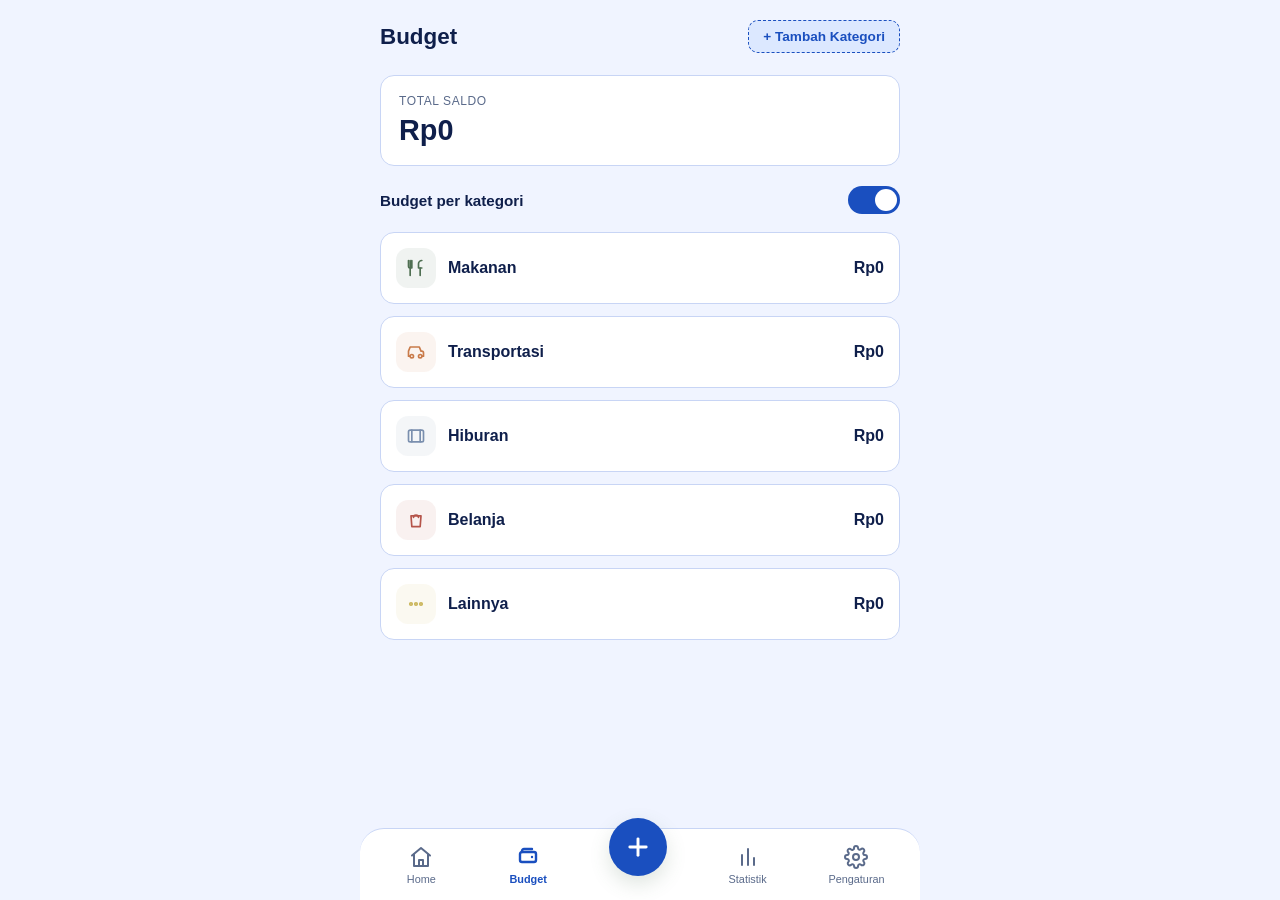
<file: anggaran/index.html>
<!DOCTYPE html>
<html lang="id">
<head>
<meta charset="UTF-8">
<meta name="viewport" content="width=device-width, initial-scale=1.0">
<title>Anggaran</title>

<style>
:root {
    --bg: #F0F4FF;
    --surface: #FFFFFF;
    --border: #C8D5F5;

    --text: #0F1F4B;
    --text-soft: #5A6A8A;

    --accent: #1A4FBF;
    --accent-soft: #DCE8FF;

    --radius: 14px;
}

*{
    margin:0;
    padding:0;
    box-sizing:border-box;
}

body{
    font-family:'Inter',sans-serif;
    background:var(--bg);
    color:var(--text);
}

.container{
    max-width:560px;
    margin:auto;
    padding:20px;
    padding-bottom:120px;
}

.header{
    display:flex;
    justify-content:space-between;
    align-items:center;
    margin-bottom:22px;
}

.header-left{
    display:flex;
    align-items:center;
    gap:10px;
}

.back-btn{
    font-size:22px;
    cursor:pointer;
}

.page-title{
    font-size:1.4rem;
    font-weight:700;
}

.category-btn{
    display:inline-flex;
    align-items:center;
    gap:6px;
    color:var(--accent);
    font-weight:600;
    font-size:.85rem;
    cursor:pointer;
    text-decoration:none;
    padding:8px 14px;
    border:1.5px dashed var(--accent);
    border-radius:10px;
    background:var(--accent-soft);
    transition:background .2s ease, box-shadow .2s ease, transform .12s ease;
}

.category-btn:hover{
    background:#DCE8DD;
    box-shadow:0 3px 8px rgba(79,111,82,.18);
}

.category-btn:active{
    transform:scale(.97);
}

.budget-card{
    background:var(--surface);
    border:1px solid var(--border);
    border-radius:var(--radius);
    padding:18px;
    margin-bottom:20px;
    cursor:pointer;
}

.budget-label{
    font-size:.75rem;
    text-transform:uppercase;
    letter-spacing:.05em;
    color:var(--text-soft);
    margin-bottom:6px;
}

.budget-total{
    font-size:1.8rem;
    font-weight:700;
}

.setting-row{
    display:flex;
    justify-content:space-between;
    align-items:center;
    margin-bottom:18px;
}

.setting-title{
    font-size:.95rem;
    font-weight:600;
}

.switch{
    position:relative;
    width:52px;
    height:28px;
}

.switch input{
    display:none;
}

.slider{
    position:absolute;
    inset:0;
    background:#d6d4cf;
    border-radius:999px;
    cursor:pointer;
    transition:.25s;
}

.slider:before{
    content:'';
    position:absolute;
    width:22px;
    height:22px;
    left:3px;
    top:3px;
    background:white;
    border-radius:50%;
    transition:.25s;
}

input:checked + .slider{
    background:var(--accent);
}

input:checked + .slider:before{
    transform:translateX(24px);
}

.category-list{
    display:flex;
    flex-direction:column;
    gap:12px;
}

.category-item{
    background:var(--surface);
    border:1px solid var(--border);
    border-radius:var(--radius);
    padding:15px;
    display:flex;
    justify-content:space-between;
    align-items:center;
    cursor:pointer;
}

.category-left{
    display:flex;
    align-items:center;
    gap:12px;
}

.category-icon{
    width:40px;
    height:40px;
    border-radius:12px;
    display:flex;
    align-items:center;
    justify-content:center;
    flex-shrink:0;
}

.category-icon svg{
    width:20px;
    height:20px;
}

.category-name{
    font-weight:600;
}

.category-value{
    font-weight:700;
}

.modal{
    position:fixed;
    inset:0;
    background:rgba(0,0,0,.35);
    display:none;
    justify-content:center;
    align-items:center;
    padding:20px;
    z-index:999;
}

.modal.active{
    display:flex;
}

.modal-content{
    background:white;
    width:100%;
    max-width:340px;
    border-radius:18px;
    padding:20px;
}

.modal-title{
    font-size:1.1rem;
    font-weight:700;
    margin-bottom:6px;
}

.modal-subtitle{
    color:var(--text-soft);
    margin-bottom:16px;
}

.modal-input{
    width:100%;
    padding:14px;
    border:1px solid var(--border);
    border-radius:12px;
    font-size:1rem;
    margin-bottom:18px;
}

.modal-actions{
    display:flex;
    gap:10px;
}

.btn{
    flex:1;
    padding:12px;
    border:none;
    border-radius:12px;
    cursor:pointer;
    font-weight:600;
}

.btn-cancel{
    background:#f3f3f3;
}

.btn-save{
    background:var(--accent);
    color:white;
}

/* FOOTER */

.bottom-nav{
    position:fixed;
    left:0;
    right:0;
    bottom:0;
    max-width:560px;
    margin:auto;
    height:72px;
    background:white;
    border-top:1px solid var(--border);
    display:flex;
    justify-content:space-around;
    align-items:center;
    z-index:100;
}

.nav-item{
    display:flex;
    flex-direction:column;
    align-items:center;
    gap:4px;
    text-decoration:none;
    color:var(--text-soft);
    font-size:.68rem;
}

.nav-item.active{
    color:var(--accent);
    font-weight:700;
}

.nav-add{
    width:58px;
    height:58px;
    border-radius:50%;
    background:var(--accent);
    color:white;
    display:flex;
    align-items:center;
    justify-content:center;
    font-size:30px;
    margin-top:-35px;
    text-decoration:none;
}

.hidden{
    display:none;
}

.bottom-nav {
        position: fixed;
        left: 0;
        right: 0;
        bottom: 0;
        max-width: 560px;
        margin: 0 auto;
        height: 72px;
        background: var(--surface);
        border-top: 1px solid var(--border);
        border-radius: 24px 24px 0 0;
        display: flex;
        align-items: center;
        justify-content: space-around;
        padding: 0 8px;
        z-index: 100;
    }

    .nav-item {
        display: flex;
        flex-direction: column;
        align-items: center;
        gap: 4px;
        text-decoration: none;
        color: var(--text-soft);
        font-size: 0.68rem;
        font-weight: 500;
        min-width: 52px;
    }

    .nav-item svg {
        width: 24px;
        height: 24px;
    }

    .nav-item.active {
        color: var(--accent);
        font-weight: 700;
    }

    .nav-item.active svg {
        stroke-width: 2.4;
    }

    /* Floating Add Button */
    .nav-add {
        width: 58px;
        height: 58px;
        border-radius: 50%;
        background: var(--accent);
        display: flex;
        align-items: center;
        justify-content: center;
        margin-top: -36px;
        box-shadow: 0 8px 20px rgba(79, 111, 82, 0.18);
        flex-shrink: 0;
    }

    .nav-add svg {
        width: 28px;
        height: 28px;
        color: #fff;
    }

    .nav-add:active {
        transform: scale(.97);
    }


</style>
</head>
<body>

<div class="container">

    <div class="header">
        <div class="header-left">
            
            <h1 class="page-title">Budget</h1>
        </div>

        <a href="../tambah-kategori/index.html" class="category-btn">
            + Tambah Kategori
        </a>
    </div>

    <div class="budget-card" id="budgetCard">
        <div class="budget-label">Total Saldo</div>
        <div class="budget-total" id="totalBudget">Rp0</div>
    </div>

    <div class="setting-row">
        <div class="setting-title">Budget per kategori</div>

        <label class="switch">
            <input type="checkbox" id="toggleBudget" checked>
            <span class="slider"></span>
        </label>
    </div>

    <div class="category-list" id="categoryList"></div>

</div>

<!-- MODAL -->

<div class="modal" id="modal">
    <div class="modal-content">

        <div class="modal-title" id="modalTitle">
            Atur Budget
        </div>

        <div class="modal-subtitle" id="modalSubtitle">
            Belanja
        </div>

        <input
            type="text"
            inputmode="numeric"
            id="budgetInput"
            class="modal-input"
            placeholder="Masukkan nominal">

        <div class="modal-actions">
            <button class="btn btn-cancel" id="cancelBtn">
                Batal
            </button>

            <button class="btn btn-save" id="saveBtn">
                Simpan
            </button>
        </div>

    </div>
</div>


<nav class="bottom-nav">

    <!-- Home -->
    <a href="../home/home.html" class="nav-item">
      <svg viewBox="0 0 24 24" fill="none" stroke="currentColor" stroke-width="2" stroke-linecap="round"
        stroke-linejoin="round">
        <path d="M3 10.5L12 3l9 7.5"></path>
        <path d="M5 9.5V21h14V9.5"></path>
        <path d="M10 21v-6h4v6"></path>
      </svg>
      <span>Home</span>
    </a>

    <!-- Anggaran -->
    <a href="../anggaran/index.html" class="nav-item active">
      <svg viewBox="0 0 24 24" fill="none" stroke="currentColor" stroke-width="2" stroke-linecap="round"
        stroke-linejoin="round">
        <path d="M18 7H6a2 2 0 0 0-2 2v6a2 2 0 0 0 2 2h12a2 2 0 0 0 2-2V9a2 2 0 0 0-2-2Z" />
        <path d="M16 12h.01" />
        <path d="M6 7V6a2 2 0 0 1 2-2h8" />
      </svg>
      <span>Budget</span>
    </a>

    <!-- Tambah -->
    <a href="../tambah-catatan/index.html" class="nav-add">
      <svg viewBox="0 0 24 24" fill="none" stroke="currentColor" stroke-width="2.5" stroke-linecap="round"
        stroke-linejoin="round">
        <path d="M12 5v14"></path>
        <path d="M5 12h14"></path>
      </svg>
    </a>

    <!-- Statistik -->
    <a href="../statistik/index.html" class="nav-item ">
      <svg viewBox="0 0 24 24" fill="none" stroke="currentColor" stroke-width="2" stroke-linecap="round"
        stroke-linejoin="round">
        <path d="M6 20V10"></path>
        <path d="M12 20V4"></path>
        <path d="M18 20v-7"></path>
      </svg>
      <span>Statistik</span>
    </a>

    <!-- Pengaturan -->
    <a href="../pengaturan/index.html" class="nav-item">
      <svg viewBox="0 0 24 24" fill="none" stroke="currentColor" stroke-width="2" stroke-linecap="round"
        stroke-linejoin="round">
        <circle cx="12" cy="12" r="3" />
        <path
          d="M19.4 15a1.65 1.65 0 0 0 .33 1.82l.06.06a2 2 0 1 1-2.83 2.83l-.06-.06a1.65 1.65 0 0 0-1.82-.33 1.65 1.65 0 0 0-1 1.51V21a2 2 0 1 1-4 0v-.09a1.65 1.65 0 0 0-1-1.51 1.65 1.65 0 0 0-1.82.33l-.06.06a2 2 0 1 1-2.83-2.83l.06-.06a1.65 1.65 0 0 0 .33-1.82 1.65 1.65 0 0 0-1.51-1H3a2 2 0 1 1 0-4h.09a1.65 1.65 0 0 0 1.51-1 1.65 1.65 0 0 0-.33-1.82l-.06-.06a2 2 0 1 1 2.83-2.83l.06.06a1.65 1.65 0 0 0 1.82.33h0A1.65 1.65 0 0 0 10.09 3H10a2 2 0 1 1 4 0v.09a1.65 1.65 0 0 0 1 1.51h0a1.65 1.65 0 0 0 1.82-.33l.06-.06a2 2 0 1 1 2.83 2.83l-.06.06a1.65 1.65 0 0 0-.33 1.82v0A1.65 1.65 0 0 0 21 10.09H21a2 2 0 1 1 0 4h-.09a1.65 1.65 0 0 0-1.51 1z" />
      </svg>
      <span>Pengaturan</span>
    </a>

  </nav>

<script>

const categories = [
    {
        name: "Makanan",
        icon: "ti-tools-kitchen-2",
        color: "#4F6F52",
        value: 0
    },
    {
        name: "Transportasi",
        icon: "ti-car",
        color: "#C97B4A",
        value: 0
    },
    {
        name: "Hiburan",
        icon: "ti-movie",
        color: "#7A8FAE",
        value: 0
    },
    {
        name: "Belanja",
        icon: "ti-shopping-bag",
        color: "#B5544A",
        value: 0
    },
    {
        name: "Lainnya",
        icon: "ti-dots",
        color: "#C9B458",
        value: 0
    }
];

const categoryIconPaths = {
    "ti-tools-kitchen-2": `
        <path d="M3 3v7c0 1.1.9 2 2 2h2V3"/>
        <path d="M5 3v18"/>
        <path d="M19 3a4 4 0 0 0-4 4v5h4"/>
        <path d="M17 12v9"/>
    `,
    "ti-car": `
        <path d="M5 17h-2v-6l2-5h11l2 5h1a2 2 0 0 1 2 2v4h-2"/>
        <circle cx="7" cy="17" r="2"/>
        <circle cx="17" cy="17" r="2"/>
    `,
    "ti-movie": `
        <rect x="3" y="5" width="18" height="14" rx="2"/>
        <path d="M7 5v14M17 5v14"/>
    `,
    "ti-shopping-bag": `
        <path d="M6 7h12l-1 13H7L6 7z"/>
        <path d="M9 9a3 3 0 0 1 6 0"/>
    `,
    "ti-dots": `
        <circle cx="6" cy="12" r="1.5"/>
        <circle cx="12" cy="12" r="1.5"/>
        <circle cx="18" cy="12" r="1.5"/>
    `
};

function categoryIconSVG(iconKey, color) {
    return `
        <svg viewBox="0 0 24 24"
             width="20"
             height="20"
             fill="none"
             stroke="${color}"
             stroke-width="2"
             stroke-linecap="round"
             stroke-linejoin="round">
            ${categoryIconPaths[iconKey]}
        </svg>
    `;
}

let selectedIndex = null;
let categoryMode = true;
let manualBudget = 0;

const categoryList = document.getElementById('categoryList');
const totalBudget = document.getElementById('totalBudget');
const modal = document.getElementById('modal');
const budgetInput = document.getElementById('budgetInput');
const toggle = document.getElementById('toggleBudget');

function formatRupiah(number){
    return "Rp" + number.toLocaleString('id-ID');
}

// Mengubah string angka mentah menjadi format dengan prefix Rp dan separator titik (mis. 1000000 -> Rp1.000.000)
function formatNumberWithDots(value){
    const digits = String(value).replace(/\D/g,'');
    if(!digits) return '';
    return "Rp" + parseInt(digits,10).toLocaleString('id-ID');
}

// Mengubah string berformat titik kembali menjadi angka murni
function parseDottedNumber(value){
    const digits = String(value).replace(/\D/g,'');
    return digits ? parseInt(digits,10) : 0;
}

function calculateTotal(){
    return categories.reduce((a,b)=>a+b.value,0);
}

function updateTotal(){

    if(categoryMode){
        totalBudget.textContent =
            formatRupiah(calculateTotal());
    }else{
        totalBudget.textContent =
            formatRupiah(manualBudget);
    }

}

function renderCategories(){

    categoryList.innerHTML='';

    if(!categoryMode){
        categoryList.classList.add('hidden');
        return;
    }

    categoryList.classList.remove('hidden');

    categories.forEach((cat,index)=>{

        categoryList.innerHTML += `
        <div class="category-item"
             onclick="openCategory(${index})">

            <div class="category-left">

                <div class="category-icon"
     style="background:${cat.color}15">
    ${categoryIconSVG(cat.icon, cat.color)}
</div>

                <div class="category-name">
                    ${cat.name}
                </div>

            </div>

            <div class="category-value">
                ${formatRupiah(cat.value)}
            </div>

        </div>
        `;
    });

}

function openCategory(index){

    selectedIndex=index;

    document.getElementById('modalTitle')
        .textContent='Atur Anggaran';

    document.getElementById('modalSubtitle')
        .textContent=categories[index].name;

    budgetInput.value=
        formatNumberWithDots(categories[index].value);

    modal.classList.add('active');
}

function openManualBudget(){

    document.getElementById('modalTitle')
        .textContent='Atur Total Anggaran';

    document.getElementById('modalSubtitle')
        .textContent='';

    budgetInput.value=formatNumberWithDots(manualBudget);

    selectedIndex='manual';

    modal.classList.add('active');
}

document
.getElementById('budgetCard')
.addEventListener('click',()=>{

    if(!categoryMode){
        openManualBudget();
    }

});

document
.getElementById('cancelBtn')
.addEventListener('click',()=>{

    modal.classList.remove('active');
});

document
.getElementById('saveBtn')
.addEventListener('click',()=>{

    const value = parseDottedNumber(budgetInput.value);

    if(selectedIndex==='manual'){

        manualBudget=value;

    }else{

        categories[selectedIndex].value=value;

    }

    modal.classList.remove('active');

    renderCategories();
    updateTotal();
});

// Auto-format input angka dengan separator titik sambil mempertahankan posisi kursor
budgetInput.addEventListener('input', function(){

    const before = this.value;
    const dotsBefore = (before.slice(0, this.selectionStart).match(/\./g) || []).length;

    this.value = formatNumberWithDots(before);

    const dotsAfter = (this.value.slice(0, this.selectionStart).match(/\./g) || []).length;
    const newPos = this.selectionStart + (dotsAfter - dotsBefore >= 0 ? 0 : 0);

    // hitung ulang posisi kursor berdasarkan jumlah digit, bukan jumlah karakter total
    const digitsBeforeCursor = before.slice(0, this.selectionStart).replace(/\D/g,'').length;
    let pos = 0;
    let digitCount = 0;
    while(pos < this.value.length && digitCount < digitsBeforeCursor){
        if(/\d/.test(this.value[pos])) digitCount++;
        pos++;
    }
    this.setSelectionRange(pos, pos);
});

toggle.addEventListener('change',function(){

    categoryMode=this.checked;

    if(!categoryMode){

        categories.forEach(cat=>{
            cat.value=0;
        });

        manualBudget=0;
    }

    renderCategories();
    updateTotal();
});

renderCategories();
updateTotal();

</script>

</body>
</html>
</file>
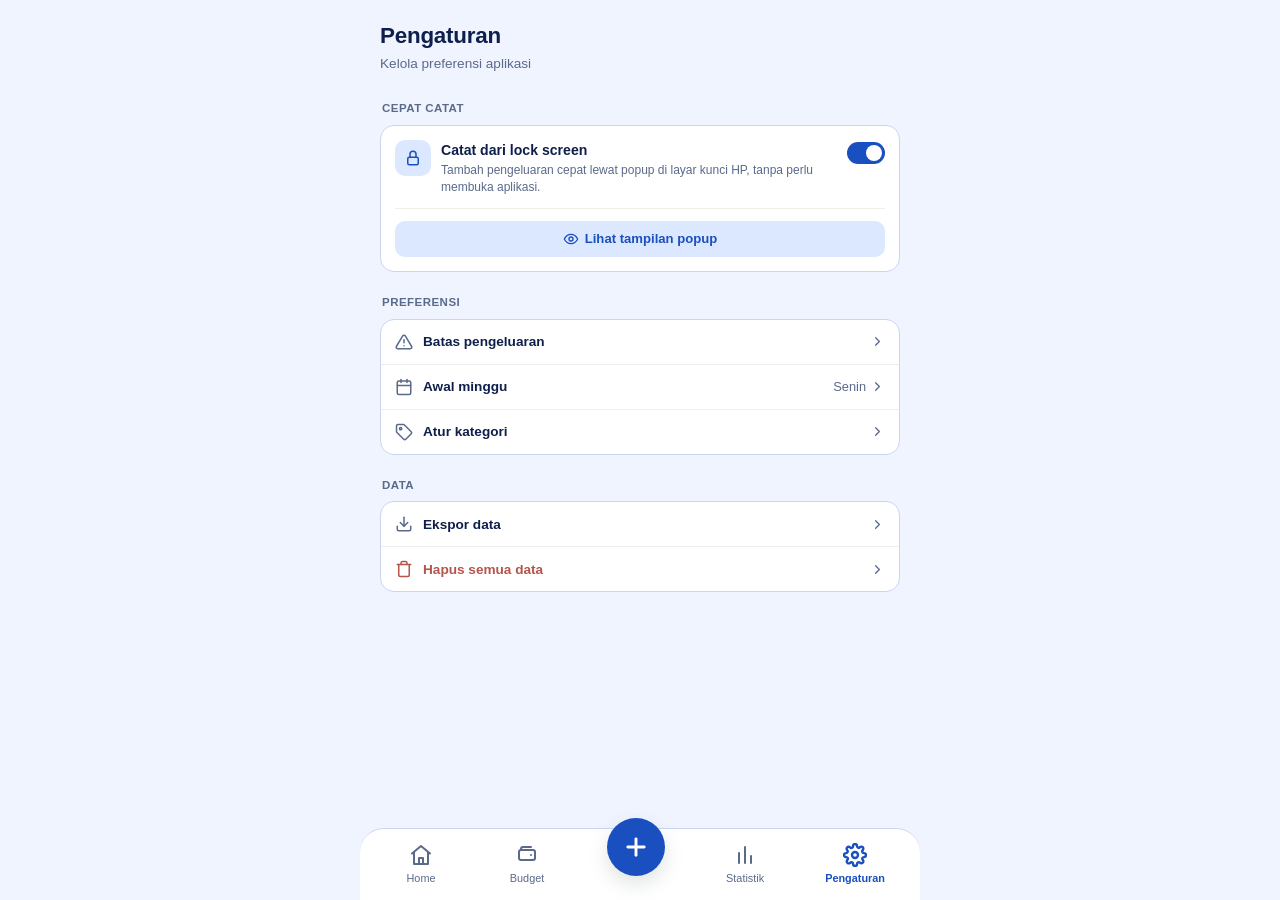
<file: pengaturan/index.html>
<!DOCTYPE html>
<html lang="id">

<head>
    <meta charset="UTF-8">
    <meta name="viewport" content="width=device-width, initial-scale=1.0">
    <title>Pengaturan - Catatan Keuangan</title>
    <style>
       :root {
  --bg: #F0F4FF;
  --surface: #FFFFFF;
  --border: #C8D5F5;
  --text: #0F1F4B;
  --text-soft: #5A6A8A;
  --accent: #1A4FBF;
  --accent-soft: #DCE8FF;
  --warn: #B07D10;
  --warn-soft: #FDF4DC;
  --alert: #C9722E;
  --alert-soft: #FBEDE3;
  --danger: #B5544A;
  --danger-soft: #FBE8E5;
  --radius: 14px;
  --gap: 16px;
  font-size: 16px;
}

        * { box-sizing: border-box; margin: 0; padding: 0; }
        html, body { -webkit-tap-highlight-color: transparent; }

        body {
            font-family: 'Inter', -apple-system, BlinkMacSystemFont, "Segoe UI", sans-serif;
            background: var(--bg);
            color: var(--text);
            line-height: 1.45;
            padding-bottom: 84px;
        }

        /* ============ HEADER ============ */
        header.page-head {
            padding: 20px 20px 4px;
            display: flex;
            align-items: center;
            gap: 12px;
            max-width: 560px;
            margin: 0 auto;
        }
        header.page-head .back-btn {
            width: 34px; height: 34px;
            border-radius: 10px;
            border: 1px solid var(--border);
            background: var(--surface);
            display: flex; align-items: center; justify-content: center;
            flex-shrink: 0; cursor: pointer;
        }
        header.page-head .back-btn svg { width: 18px; height: 18px; color: var(--text); }
        header.page-head .head-text h1 { font-size: 1.4rem; font-weight: 700; letter-spacing: -0.01em; }
        header.page-head .head-text p { color: var(--text-soft); font-size: 0.85rem; margin-top: 2px; }

        main { max-width: 560px; margin: 0 auto; padding: 0 20px; }
        .page[hidden] { display: none; }

        /* ============ SECTION ============ */
        .section { margin-top: 22px; }
        .section-title {
            font-size: 0.72rem; font-weight: 700; color: var(--text-soft);
            text-transform: uppercase; letter-spacing: .04em;
            margin-bottom: 8px; padding-left: 2px;
        }

        /* ============ FEATURE CARD ============ */
        .feature-card { background: var(--surface); border: 1px solid var(--border); border-radius: var(--radius); padding: 14px; }
        .feature-top { display: flex; justify-content: space-between; align-items: flex-start; gap: 10px; }
        .feature-left { display: flex; gap: 10px; }
        .feature-icon { width: 36px; height: 36px; border-radius: 10px; background: var(--accent-soft); display: flex; align-items: center; justify-content: center; flex-shrink: 0; }
        .feature-icon svg { width: 18px; height: 18px; color: var(--accent); }
        .feature-text .title { font-weight: 700; font-size: 0.88rem; }
        .feature-text .desc { font-size: 0.75rem; color: var(--text-soft); margin-top: 2px; line-height: 1.4; }

        /* toggle switch */
        .switch { position: relative; display: inline-block; width: 38px; height: 22px; flex-shrink: 0; margin-top: 2px; cursor: pointer; }
        .switch input { opacity: 0; width: 0; height: 0; }
        .switch .track { position: absolute; inset: 0; background: var(--border); border-radius: 999px; transition: background .2s ease; }
        .switch .thumb { position: absolute; width: 16px; height: 16px; left: 3px; top: 3px; background: #fff; border-radius: 50%; transition: left .2s ease; }
        .switch input:checked + .track { background: var(--accent); }
        .switch input:checked ~ .thumb { left: 19px; }
        .switch input:focus-visible + .track { outline: 2px solid var(--accent); outline-offset: 2px; }

        .feature-divider { margin-top: 12px; padding-top: 12px; border-top: 1px solid #F0EEE9; }
        .feature-divider[hidden] { display: none; }

        .btn-preview {
            width: 100%; background: var(--accent-soft); border: none; border-radius: 10px;
            padding: 10px; font-size: 0.82rem; font-weight: 700; color: var(--accent);
            cursor: pointer; font-family: inherit; display: flex; align-items: center; justify-content: center; gap: 6px;
        }
        .btn-preview svg { width: 16px; height: 16px; }
        .btn-preview:active { transform: scale(.98); }

        /* ============ LIST CARD ============ */
        .list-card { background: var(--surface); border: 1px solid var(--border); border-radius: var(--radius); overflow: hidden; }
        .list-item {
            display: flex; align-items: center; justify-content: space-between;
            padding: 13px 14px; border-bottom: 1px solid #F0EEE9;
            cursor: pointer; background: none;
            border-left: none; border-right: none; border-top: none;
            width: 100%; text-align: left; font-family: inherit; color: inherit;
        }
        .list-card .list-item:last-child { border-bottom: none; }
        .list-item:active { background: var(--bg); }
        .list-left { display: flex; align-items: center; gap: 10px; }
        .list-left svg { width: 18px; height: 18px; color: var(--text-soft); flex-shrink: 0; }
        .list-left.danger svg { color: var(--danger); }
        .list-left span { font-size: 0.85rem; font-weight: 600; }
        .list-left.danger span { color: var(--danger); }
        .list-right { display: flex; align-items: center; gap: 4px; font-size: 0.8rem; color: var(--text-soft); flex-shrink: 0; }
        .list-right svg { width: 15px; height: 15px; }

        /* ============ AWAL MINGGU PICKER ============ */
        .day-picker {
            display: flex; gap: 6px; flex-wrap: wrap;
            padding: 12px 14px;
            border-top: 1px solid #F0EEE9;
        }
        .day-btn {
            flex: 1; min-width: calc(14.28% - 6px);
            height: 38px; border-radius: 10px;
            border: 1px solid var(--border);
            background: var(--bg); font-family: inherit;
            font-size: 0.78rem; font-weight: 700;
            color: var(--text-soft); cursor: pointer;
            display: flex; align-items: center; justify-content: center;
            transition: background .15s, color .15s, border-color .15s;
        }
        .day-btn.active {
            background: var(--accent); color: #fff; border-color: var(--accent);
        }
        .day-btn:active:not(.active) { background: var(--accent-soft); }

        /* ============ LIMIT CARD ============ */
        .limit-card { background: var(--surface); border: 1px solid var(--border); border-radius: var(--radius); padding: 14px; }
        .limit-card + .limit-card { margin-top: 14px; }
        .limit-head { display: flex; align-items: center; justify-content: space-between; gap: 10px; }
        .limit-head-left { display: flex; align-items: center; gap: 10px; }
        .limit-head-left .feature-icon { width: 34px; height: 34px; }
        .limit-head-left .feature-icon svg { width: 16px; height: 16px; }
        .limit-head .title { font-weight: 700; font-size: 0.88rem; }
        .limit-head .desc { font-size: 0.73rem; color: var(--text-soft); margin-top: 2px; }
        .limit-body { margin-top: 12px; padding-top: 12px; border-top: 1px solid #F0EEE9; transition: opacity .2s ease; }
        .limit-body[aria-disabled="true"] { opacity: .45; pointer-events: none; }
        .limit-body label { font-size: 0.68rem; color: var(--text-soft); font-weight: 700; text-transform: uppercase; letter-spacing: .04em; display: block; margin-bottom: 6px; }
        .amount-input { display: flex; align-items: center; background: var(--bg); border: 1px solid var(--border); border-radius: 10px; padding: 11px 12px; }
        .amount-input span.prefix { color: var(--text-soft); font-size: 0.95rem; margin-right: 6px; font-weight: 600; }
        .amount-input input { flex: 1; background: none; border: none; color: var(--text); font-size: 1.05rem; font-weight: 700; font-family: inherit; outline: none; min-width: 0; }
        .amount-input input::placeholder { color: #C7C4BE; }
        .limit-note { font-size: 0.72rem; color: var(--text-soft); margin-top: 8px; line-height: 1.5; }
        .limit-note b { color: var(--text); }

        /* ============ KATEGORI ============ */
        .category-row {
            display: flex; align-items: center; justify-content: space-between;
            padding: 12px 14px; border-bottom: 1px solid #F0EEE9;
        }
        .list-card .category-row:last-child { border-bottom: none; }
        .category-row .list-left { display: flex; align-items: center; gap: 10px; min-width: 0; }
        .cat-icon-wrap { width: 34px; height: 34px; border-radius: 10px; background: var(--accent-soft); display: flex; align-items: center; justify-content: center; flex-shrink: 0; }
        .cat-icon-wrap svg { width: 17px; height: 17px; color: var(--accent); }
        .category-row .list-left span:last-child { font-size: 0.85rem; font-weight: 600; overflow: hidden; text-overflow: ellipsis; white-space: nowrap; }
        .cat-actions { display: flex; gap: 6px; flex-shrink: 0; margin-left: 10px; }
        .icon-action-btn {
            width: 34px; height: 34px; border-radius: 10px;
            border: 1px solid var(--border); background: var(--bg);
            display: flex; align-items: center; justify-content: center; cursor: pointer;
        }
        .icon-action-btn svg { width: 16px; height: 16px; color: var(--text-soft); }
        .icon-action-btn.delete-cat-btn { border-color: var(--danger-soft); background: var(--danger-soft); }
        .icon-action-btn.delete-cat-btn svg { color: var(--danger); }
        .icon-action-btn:active { transform: scale(.94); }
        .category-empty { padding: 28px 14px; text-align: center; color: var(--text-soft); font-size: 0.82rem; }
        .section-row { display: flex; align-items: center; justify-content: space-between; gap: 10px; margin-bottom: 8px; }
        .section-row .section-title { margin-bottom: 0; }
        .add-cat-link {
            font-size: 0.72rem; font-weight: 700; color: var(--accent);
            border: 1px dashed var(--accent); border-radius: 8px;
            padding: 4px 9px; text-decoration: none; flex-shrink: 0;
            white-space: nowrap;
        }
        .add-cat-link:active { background: var(--accent-soft); }

        /* ============ MODAL CARD (edit / konfirmasi) ============ */
        .modal-card { width: 100%; max-width: 360px; background: var(--surface); border-radius: 20px; padding: 18px; border: 1px solid var(--border); }
        .modal-card-head { display: flex; align-items: center; justify-content: space-between; margin-bottom: 14px; }
        .modal-card-head h2 { font-size: 1.05rem; font-weight: 700; }
        .modal-x { width: 30px; height: 30px; border-radius: 50%; border: none; background: var(--bg); display: flex; align-items: center; justify-content: center; cursor: pointer; flex-shrink: 0; }
        .modal-x svg { width: 15px; height: 15px; color: var(--text-soft); }
        .field-group { margin-bottom: 16px; }
        .field-group:last-child { margin-bottom: 0; }
        .field-group label { font-size: 0.68rem; color: var(--text-soft); font-weight: 700; text-transform: uppercase; letter-spacing: .04em; display: block; margin-bottom: 8px; }
        .text-input { width: 100%; background: var(--bg); border: 1px solid var(--border); border-radius: 10px; padding: 11px 12px; font-size: 0.92rem; font-weight: 600; color: var(--text); font-family: inherit; outline: none; }
        .text-input::placeholder { color: #B9C3DD; }
        .icon-grid { display: grid; grid-template-columns: repeat(5, 1fr); gap: 8px; }
        .icon-option { aspect-ratio: 1; border-radius: 12px; border: 2px solid var(--border); background: var(--bg); display: flex; align-items: center; justify-content: center; cursor: pointer; }
        .icon-option svg { width: 18px; height: 18px; color: var(--text-soft); }
        .icon-option.active { border-color: var(--accent); background: var(--accent-soft); }
        .icon-option.active svg { color: var(--accent); }
        .modal-card-actions { display: flex; gap: 8px; margin-top: 18px; }
        .modal-btn-cancel, .modal-btn-save, .modal-btn-danger {
            flex: 1; border: none; border-radius: 10px; padding: 11px;
            font-size: 0.85rem; font-weight: 700; font-family: inherit; cursor: pointer;
        }
        .modal-btn-cancel { background: var(--bg); border: 1px solid var(--border); color: var(--text-soft); }
        .modal-btn-save { background: var(--accent); color: #fff; }
        .modal-btn-danger { background: var(--danger); color: #fff; }
        .modal-btn-cancel:active, .modal-btn-save:active, .modal-btn-danger:active { transform: scale(.98); }
        .confirm-card { text-align: center; }
        .confirm-icon { width: 52px; height: 52px; border-radius: 50%; background: var(--danger-soft); display: flex; align-items: center; justify-content: center; margin: 0 auto 14px; }
        .confirm-icon svg { width: 24px; height: 24px; color: var(--danger); }
        .confirm-card h2 { font-size: 1rem; margin-bottom: 8px; }
        .confirm-card p { font-size: 0.78rem; color: var(--text-soft); line-height: 1.5; }

        /* ============ BOTTOM NAV ============ */
        .bottom-nav {
            position: fixed; left: 0; right: 0; bottom: 0;
            max-width: 560px; margin: 0 auto;
            height: 72px; background: var(--surface);
            border-top: 1px solid var(--border);
            border-radius: 24px 24px 0 0;
            display: flex; align-items: center; justify-content: space-around;
            padding: 0 8px; z-index: 100;
        }
        .nav-item { display: flex; flex-direction: column; align-items: center; gap: 4px; text-decoration: none; color: var(--text-soft); font-size: 0.68rem; font-weight: 500; min-width: 52px; }
        .nav-item svg { width: 24px; height: 24px; }
        .nav-item.active { color: var(--accent); font-weight: 700; }
        .nav-item.active svg { stroke-width: 2.4; }
        .nav-add { width: 58px; height: 58px; border-radius: 50%; background: var(--accent); display: flex; align-items: center; justify-content: center; margin-top: -36px; box-shadow: 0 8px 20px rgba(79,111,82,.18); flex-shrink: 0; }
        .nav-add svg { width: 28px; height: 28px; color: #fff; }
        .nav-add:active { transform: scale(.97); }

        /* ============ MODAL ============ */
        .modal-overlay { position: fixed; inset: 0; background: rgba(0,0,0,.5); display: flex; align-items: center; justify-content: center; padding: 24px; z-index: 50; }
        .modal-overlay[hidden] { display: none; }
        .phone-frame { width: 100%; max-width: 320px; background: #161616; border-radius: 32px; padding: 14px; border: 1px solid #2c2c2c; display: flex; flex-direction: column; min-height: 560px; position: relative; }
        .phone-close { position: absolute; top: 10px; right: 10px; width: 30px; height: 30px; border-radius: 50%; background: #2c2c2c; border: none; display: flex; align-items: center; justify-content: center; cursor: pointer; z-index: 2; }
        .phone-close svg { width: 15px; height: 15px; color: #bbb; }
        .phone-clock { text-align: center; color: #fff; margin-top: 22px; margin-bottom: 6px; }
        .phone-clock .time { font-size: 2.6rem; font-weight: 300; letter-spacing: -1px; }
        .phone-clock .date { font-size: 0.78rem; color: #bbb; margin-top: 2px; }
        .phone-body { flex: 1; display: flex; align-items: center; justify-content: center; padding: 0 6px; }
        .phone-body.notif-body { align-items: flex-start; flex-direction: column; justify-content: flex-start; padding-top: 8px; gap: 10px; }
        .phone-hint { text-align: center; color: #666; font-size: 0.7rem; margin-top: 10px; margin-bottom: 6px; }

        /* quick-add popup */
        .qa-collapsed { width: 100%; background: rgba(255,255,255,.08); backdrop-filter: blur(6px); border: 1px solid rgba(255,255,255,.08); border-radius: 14px; padding: 10px 12px; display: flex; gap: 10px; align-items: center; cursor: pointer; font-family: inherit; text-align: left; opacity: 0; transform: translateY(-8px); transition: opacity .35s ease, transform .35s ease; }
        .qa-collapsed.show { opacity: 1; transform: translateY(0); }
        .qa-collapsed .notif-icon { background: var(--accent); }
        .qa-collapsed .notif-title { font-size: 0.78rem; font-weight: 700; color: #fff; line-height: 1.3; }
        .qa-collapsed .qa-plus { width: 26px; height: 26px; border-radius: 50%; background: var(--accent); display: flex; align-items: center; justify-content: center; flex-shrink: 0; margin-left: auto; }
        .qa-collapsed .qa-plus svg { width: 14px; height: 14px; color: #fff; }
        .quick-add { width: 100%; background: #2a2a2a; border-radius: 16px; padding: 10px; border: 1px solid #3a3a3a; }
        .quick-add .qa-head { display: flex; align-items: center; gap: 6px; margin-bottom: 8px; }
        .quick-add .qa-icon { width: 20px; height: 20px; border-radius: 6px; background: var(--accent); display: flex; align-items: center; justify-content: center; }
        .quick-add .qa-icon svg { width: 11px; height: 11px; color: #fff; }
        .quick-add .qa-title { font-size: 0.72rem; font-weight: 700; color: #fff; }
        .qa-field { margin-bottom: 7px; }
        .qa-field label { font-size: 0.58rem; color: #999; font-weight: 700; text-transform: uppercase; letter-spacing: .04em; display: block; margin-bottom: 3px; }
        .qa-amount { display: flex; align-items: center; background: #1f1f1f; border: 1px solid #3a3a3a; border-radius: 8px; padding: 6px 9px; }
        .qa-amount span.prefix { color: #999; font-size: 0.8rem; margin-right: 4px; }
        .qa-amount input { flex: 1; background: none; border: none; color: #fff; font-size: 0.92rem; font-weight: 700; font-family: inherit; outline: none; min-width: 0; }
        .qa-amount input::placeholder { color: #555; }
        .qa-categories { display: flex; gap: 5px; overflow-x: auto; padding-bottom: 2px; }
        .qa-cat { display: flex; flex-direction: column; align-items: center; gap: 2px; flex-shrink: 0; background: none; border: none; font-family: inherit; cursor: pointer; padding: 0; }
        .qa-cat .dot { width: 28px; height: 28px; border-radius: 50%; background: #3a3a3a; display: flex; align-items: center; justify-content: center; border: 2px solid transparent; transition: border-color .15s ease, background .15s ease; }
        .qa-cat .dot svg { width: 13px; height: 13px; color: #999; transition: color .15s ease; }
        .qa-cat .label { font-size: 0.52rem; color: #999; }
        .qa-cat.active .dot { background: var(--accent); border-color: #fff; }
        .qa-cat.active .dot svg { color: #fff; }
        .qa-cat.active .label { color: #fff; font-weight: 700; }
        .qa-note { background: #1f1f1f; border: 1px solid #3a3a3a; border-radius: 8px; padding: 6px 9px; font-size: 0.74rem; color: #fff; width: 100%; font-family: inherit; outline: none; }
        .qa-note::placeholder { color: #666; }
        .qa-actions { display: flex; gap: 6px; margin-top: 8px; }
        .qa-actions button { border: none; border-radius: 8px; padding: 7px; font-size: 0.76rem; font-weight: 700; font-family: inherit; cursor: pointer; display: flex; align-items: center; justify-content: center; gap: 5px; }
        .qa-cancel { flex: 1; background: #1f1f1f; border: 1px solid #3a3a3a !important; color: #ccc; }
        .qa-save { flex: 1.4; background: var(--accent); color: #fff; }
        .qa-save svg, .qa-cancel svg { width: 14px; height: 14px; }
        .qa-toast { margin-top: 8px; background: var(--accent-soft); color: #345437; font-size: 0.74rem; font-weight: 600; border-radius: 9px; padding: 7px 10px; display: flex; align-items: center; gap: 6px; opacity: 0; transform: translateY(4px); transition: opacity .2s ease, transform .2s ease; }
        .qa-toast.show { opacity: 1; transform: translateY(0); }
        .qa-toast svg { width: 14px; height: 14px; flex-shrink: 0; }

        /* notif cards */
        .notif-card { width: 100%; background: rgba(255,255,255,.08); backdrop-filter: blur(6px); border: 1px solid rgba(255,255,255,.08); border-radius: 14px; padding: 10px 12px; display: flex; gap: 10px; align-items: center; opacity: 0; transform: translateY(-8px); transition: opacity .35s ease, transform .35s ease; }
        .notif-card.show { opacity: 1; transform: translateY(0); }
        .notif-icon { width: 28px; height: 28px; border-radius: 8px; background: var(--danger); display: flex; align-items: center; justify-content: center; flex-shrink: 0; }
        .notif-icon.weekly { background: var(--alert); }
        .notif-icon.monthly { background: var(--warn); }
        .notif-icon svg { width: 15px; height: 15px; color: #fff; }
        .notif-text { flex: 1; min-width: 0; }
        .notif-row { display: flex; align-items: baseline; justify-content: space-between; gap: 8px; }
        .notif-row .notif-title { font-size: 0.78rem; font-weight: 700; color: #fff; line-height: 1.3; }
        .notif-row .notif-pct { font-size: 0.7rem; font-weight: 700; color: #ccc; flex-shrink: 0; }
        .notif-bar-track { margin-top: 6px; height: 4px; border-radius: 999px; background: rgba(255,255,255,.12); overflow: hidden; }
        .notif-bar-fill { height: 100%; border-radius: 999px; }
        .notif-bar-fill.daily-fill { background: var(--danger); }
        .notif-bar-fill.weekly-fill { background: var(--alert); }
        .notif-bar-fill.monthly-fill { background: var(--warn); }

        @media (prefers-reduced-motion: reduce) { * { transition: none !important; animation: none !important; } }
    </style>
</head>

<body>

<!-- ============ PAGE 1: PENGATURAN ============ -->
<div class="page" id="pageSettings">
    <header class="page-head">
        <div class="head-text">
            <h1>Pengaturan</h1>
            <p>Kelola preferensi aplikasi</p>
        </div>
    </header>

    <main>
        <section class="section">
            <div class="section-title">Cepat catat</div>
            <div class="feature-card">
                <div class="feature-top">
                    <div class="feature-left">
                        <div class="feature-icon">
                            <svg viewBox="0 0 24 24" fill="none" stroke="currentColor" stroke-width="2" stroke-linecap="round" stroke-linejoin="round"><rect x="5" y="11" width="14" height="10" rx="2"/><path d="M8 11V7a4 4 0 0 1 8 0v4"/></svg>
                        </div>
                        <div class="feature-text">
                            <div class="title">Catat dari lock screen</div>
                            <div class="desc">Tambah pengeluaran cepat lewat popup di layar kunci HP, tanpa perlu membuka aplikasi.</div>
                        </div>
                    </div>
                    <label class="switch">
                        <input type="checkbox" id="lockToggle" checked aria-label="Aktifkan catat dari lock screen">
                        <span class="track"></span>
                        <span class="thumb"></span>
                    </label>
                </div>
                <div class="feature-divider" id="previewDivider">
                    <button type="button" class="btn-preview" id="btnPreview">
                        <svg viewBox="0 0 24 24" fill="none" stroke="currentColor" stroke-width="2" stroke-linecap="round" stroke-linejoin="round"><path d="M2 12s3.5-7 10-7 10 7 10 7-3.5 7-10 7-10-7-10-7z"/><circle cx="12" cy="12" r="3"/></svg>
                        Lihat tampilan popup
                    </button>
                </div>
            </div>
        </section>

        <section class="section">
            <div class="section-title">Preferensi</div>
            <div class="list-card">
                <button type="button" class="list-item" id="openLimitPage">
                    <div class="list-left">
                        <svg viewBox="0 0 24 24" fill="none" stroke="currentColor" stroke-width="2" stroke-linecap="round" stroke-linejoin="round"><path d="M10.29 3.86 1.82 18a2 2 0 0 0 1.71 3h16.94a2 2 0 0 0 1.71-3L13.71 3.86a2 2 0 0 0-3.42 0z"/><line x1="12" y1="9" x2="12" y2="13"/><line x1="12" y1="17" x2="12.01" y2="17"/></svg>
                        <span>Batas pengeluaran</span>
                    </div>
                    <div class="list-right">
                        <svg viewBox="0 0 24 24" fill="none" stroke="currentColor" stroke-width="2" stroke-linecap="round" stroke-linejoin="round"><polyline points="9 18 15 12 9 6"/></svg>
                    </div>
                </button>

                <!-- AWAL MINGGU — expandable -->
                <div>
                    <button type="button" class="list-item" id="weekStartToggleBtn">
                        <div class="list-left">
                            <svg viewBox="0 0 24 24" fill="none" stroke="currentColor" stroke-width="2" stroke-linecap="round" stroke-linejoin="round"><rect x="3" y="4" width="18" height="18" rx="2"/><line x1="16" y1="2" x2="16" y2="6"/><line x1="8" y1="2" x2="8" y2="6"/><line x1="3" y1="10" x2="21" y2="10"/></svg>
                            <span>Awal minggu</span>
                        </div>
                        <div class="list-right">
                            <span id="weekStartLabel">Senin</span>
                            <svg viewBox="0 0 24 24" fill="none" stroke="currentColor" stroke-width="2" stroke-linecap="round" stroke-linejoin="round" id="weekStartChevron" style="transition:transform .2s"><polyline points="9 18 15 12 9 6"/></svg>
                        </div>
                    </button>
                    <div id="dayPickerWrap" hidden>
                        <div class="day-picker" role="radiogroup" aria-label="Pilih awal minggu">
                            <button class="day-btn" data-day="0" role="radio" aria-checked="false">Min</button>
                            <button class="day-btn active" data-day="1" role="radio" aria-checked="true">Sen</button>
                            <button class="day-btn" data-day="2" role="radio" aria-checked="false">Sel</button>
                            <button class="day-btn" data-day="3" role="radio" aria-checked="false">Rab</button>
                            <button class="day-btn" data-day="4" role="radio" aria-checked="false">Kam</button>
                            <button class="day-btn" data-day="5" role="radio" aria-checked="false">Jum</button>
                            <button class="day-btn" data-day="6" role="radio" aria-checked="false">Sab</button>
                        </div>
                    </div>
                </div>

                <!-- ATUR KATEGORI -->
                <button type="button" class="list-item" id="openCategoriesPage">
                    <div class="list-left">
                        <svg viewBox="0 0 24 24" fill="none" stroke="currentColor" stroke-width="2" stroke-linecap="round" stroke-linejoin="round"><path d="M12.586 2.586A2 2 0 0 0 11.172 2H4a2 2 0 0 0-2 2v7.172a2 2 0 0 0 .586 1.414l8.704 8.704a2.426 2.426 0 0 0 3.42 0l6.58-6.58a2.426 2.426 0 0 0 0-3.42z"/><circle cx="7.5" cy="7.5" r="1.5"/></svg>
                        <span>Atur kategori</span>
                    </div>
                    <div class="list-right">
                        <svg viewBox="0 0 24 24" fill="none" stroke="currentColor" stroke-width="2" stroke-linecap="round" stroke-linejoin="round"><polyline points="9 18 15 12 9 6"/></svg>
                    </div>
                </button>
            </div>
        </section>

        <section class="section">
            <div class="section-title">Data</div>
            <div class="list-card">
                <button type="button" class="list-item">
                    <div class="list-left">
                        <svg viewBox="0 0 24 24" fill="none" stroke="currentColor" stroke-width="2" stroke-linecap="round" stroke-linejoin="round"><path d="M21 15v4a2 2 0 0 1-2 2H5a2 2 0 0 1-2-2v-4"/><polyline points="7 10 12 15 17 10"/><line x1="12" y1="15" x2="12" y2="3"/></svg>
                        <span>Ekspor data</span>
                    </div>
                    <div class="list-right"><svg viewBox="0 0 24 24" fill="none" stroke="currentColor" stroke-width="2" stroke-linecap="round" stroke-linejoin="round"><polyline points="9 18 15 12 9 6"/></svg></div>
                </button>
                <button type="button" class="list-item">
                    <div class="list-left danger">
                        <svg viewBox="0 0 24 24" fill="none" stroke="currentColor" stroke-width="2" stroke-linecap="round" stroke-linejoin="round"><polyline points="3 6 5 6 21 6"/><path d="M19 6v14a2 2 0 0 1-2 2H7a2 2 0 0 1-2-2V6m3 0V4a2 2 0 0 1 2-2h4a2 2 0 0 1 2 2v2"/></svg>
                        <span>Hapus semua data</span>
                    </div>
                    <div class="list-right"><svg viewBox="0 0 24 24" fill="none" stroke="currentColor" stroke-width="2" stroke-linecap="round" stroke-linejoin="round"><polyline points="9 18 15 12 9 6"/></svg></div>
                </button>
            </div>
        </section>
    </main>
</div>

<!-- ============ PAGE 2: BATAS PENGELUARAN ============ -->
<div class="page" id="pageLimit" hidden>
    <header class="page-head">
        <button type="button" class="back-btn" id="backFromLimit" aria-label="Kembali">
            <svg viewBox="0 0 24 24" fill="none" stroke="currentColor" stroke-width="2" stroke-linecap="round" stroke-linejoin="round"><line x1="19" y1="12" x2="5" y2="12"/><polyline points="12 19 5 12 12 5"/></svg>
        </button>
        <div class="head-text">
            <h1>Batas pengeluaran</h1>
            <p>Atur batas harian, mingguan &amp; bulanan</p>
        </div>
    </header>

    <main>
        <section class="section">

            <!-- BATAS HARIAN -->
            <div class="limit-card">
                <div class="limit-head">
                    <div class="limit-head-left">
                        <div class="feature-icon">
                            <svg viewBox="0 0 24 24" fill="none" stroke="currentColor" stroke-width="2" stroke-linecap="round" stroke-linejoin="round"><circle cx="12" cy="12" r="10"/><path d="M12 6v6l4 2"/></svg>
                        </div>
                        <div>
                            <div class="title">Batas harian</div>
                            <div class="desc">Notifikasi kalau pengeluaran harian mendekati batas</div>
                        </div>
                    </div>
                    <label class="switch">
                        <input type="checkbox" id="dailyToggle" checked aria-label="Aktifkan notifikasi batas harian">
                        <span class="track"></span><span class="thumb"></span>
                    </label>
                </div>
                <div class="limit-body" id="dailyBody">
                    <label for="dailyAmount">Batas harian</label>
                    <div class="amount-input">
                        <span class="prefix">Rp</span>
                        <input type="text" id="dailyAmount" inputmode="numeric" placeholder="0" value="100.000">
                    </div>
                    <div class="limit-note">Kamu akan dapat notif kalau pengeluaran hari ini sudah <b>80%</b> dari batas ini.</div>
                </div>
            </div>

            <!-- BATAS MINGGUAN -->
            <div class="limit-card">
                <div class="limit-head">
                    <div class="limit-head-left">
                        <div class="feature-icon">
                            <svg viewBox="0 0 24 24" fill="none" stroke="currentColor" stroke-width="2" stroke-linecap="round" stroke-linejoin="round"><rect x="3" y="4" width="18" height="18" rx="2"/><line x1="16" y1="2" x2="16" y2="6"/><line x1="8" y1="2" x2="8" y2="6"/><line x1="3" y1="10" x2="21" y2="10"/><line x1="3" y1="15" x2="21" y2="15"/></svg>
                        </div>
                        <div>
                            <div class="title">Batas mingguan</div>
                            <div class="desc">Notifikasi kalau pengeluaran minggu ini mendekati batas</div>
                        </div>
                    </div>
                    <label class="switch">
                        <input type="checkbox" id="weeklyToggle" checked aria-label="Aktifkan notifikasi batas mingguan">
                        <span class="track"></span><span class="thumb"></span>
                    </label>
                </div>
                <div class="limit-body" id="weeklyBody">
                    <label for="weeklyAmount">Batas mingguan</label>
                    <div class="amount-input">
                        <span class="prefix">Rp</span>
                        <input type="text" id="weeklyAmount" inputmode="numeric" placeholder="0" value="600.000">
                    </div>
                    <div class="limit-note">Kamu akan dapat notif kalau pengeluaran minggu ini sudah <b>80%</b> dari batas ini.</div>
                </div>
            </div>

            <!-- BATAS BULANAN -->
            <div class="limit-card">
                <div class="limit-head">
                    <div class="limit-head-left">
                        <div class="feature-icon">
                            <svg viewBox="0 0 24 24" fill="none" stroke="currentColor" stroke-width="2" stroke-linecap="round" stroke-linejoin="round"><rect x="3" y="4" width="18" height="18" rx="2"/><line x1="16" y1="2" x2="16" y2="6"/><line x1="8" y1="2" x2="8" y2="6"/><line x1="3" y1="10" x2="21" y2="10"/></svg>
                        </div>
                        <div>
                            <div class="title">Batas bulanan</div>
                            <div class="desc">Notifikasi kalau pengeluaran bulan ini mendekati batas</div>
                        </div>
                    </div>
                    <label class="switch">
                        <input type="checkbox" id="monthlyToggle" checked aria-label="Aktifkan notifikasi batas bulanan">
                        <span class="track"></span><span class="thumb"></span>
                    </label>
                </div>
                <div class="limit-body" id="monthlyBody">
                    <label for="monthlyAmount">Batas bulanan</label>
                    <div class="amount-input">
                        <span class="prefix">Rp</span>
                        <input type="text" id="monthlyAmount" inputmode="numeric" placeholder="0" value="2.000.000">
                    </div>
                    <div class="limit-note">Kamu akan dapat notif kalau pengeluaran bulan ini sudah <b>80%</b> dari batas ini.</div>
                </div>
            </div>

        </section>

        <!-- PREVIEW BUTTON -->
        <section class="section">
            <div class="feature-card">
                <button type="button" class="btn-preview" id="btnLimitPreview">
                    <svg viewBox="0 0 24 24" fill="none" stroke="currentColor" stroke-width="2" stroke-linecap="round" stroke-linejoin="round"><path d="M2 12s3.5-7 10-7 10 7 10 7-3.5 7-10 7-10-7-10-7z"/><circle cx="12" cy="12" r="3"/></svg>
                    Lihat tampilan notif lock screen
                </button>
            </div>
        </section>
    </main>
</div>

<!-- ============ PAGE 3: ATUR KATEGORI ============ -->
<div class="page" id="pageCategories" hidden>
    <header class="page-head">
        <button type="button" class="back-btn" id="backFromCategories" aria-label="Kembali">
            <svg viewBox="0 0 24 24" fill="none" stroke="currentColor" stroke-width="2" stroke-linecap="round" stroke-linejoin="round"><line x1="19" y1="12" x2="5" y2="12"/><polyline points="12 19 5 12 12 5"/></svg>
        </button>
        <div class="head-text">
            <h1>Atur kategori</h1>
            <p>Edit nama &amp; ikon, atau hapus kategori</p>
        </div>
    </header>

    <main>
        <section class="section">
            <div class="section-row">
                <div class="section-title">Kategori</div>
                <a href="../tambah-kategori/index.html" class="add-cat-link">+ Tambah kategori</a>
            </div>
            <div class="list-card" id="categoryList">
                <!-- diisi lewat JS -->
            </div>
        </section>
    </main>
</div>

<!-- ============ MODAL 1: quick-add lock screen ============ -->
<div class="modal-overlay" id="modalOverlay" hidden>
    <div class="phone-frame" role="dialog" aria-modal="true" aria-label="Pratinjau popup lock screen">
        <button type="button" class="phone-close" id="phoneClose" aria-label="Tutup pratinjau">
            <svg viewBox="0 0 24 24" fill="none" stroke="currentColor" stroke-width="2" stroke-linecap="round" stroke-linejoin="round"><line x1="18" y1="6" x2="6" y2="18"/><line x1="6" y1="6" x2="18" y2="18"/></svg>
        </button>
        <div class="phone-clock">
            <div class="time" id="clockTime">14:32</div>
            <div class="date">Sabtu, 13 Juni</div>
        </div>
        <div class="phone-body notif-body">
            <button type="button" class="qa-collapsed" id="qaCollapsed">
                <div class="notif-icon">
                    <svg viewBox="0 0 24 24" fill="none" stroke="currentColor" stroke-width="2" stroke-linecap="round" stroke-linejoin="round"><rect x="2" y="6" width="20" height="12" rx="2"/><circle cx="12" cy="12" r="2"/><path d="M6 12h.01M18 12h.01"/></svg>
                </div>
                <span class="notif-title">Tambah catatan pengeluaran</span>
                <span class="qa-plus">
                    <svg viewBox="0 0 24 24" fill="none" stroke="currentColor" stroke-width="2.5" stroke-linecap="round" stroke-linejoin="round"><line x1="12" y1="5" x2="12" y2="19"/><line x1="5" y1="12" x2="19" y2="12"/></svg>
                </span>
            </button>
            <div class="quick-add" id="quickAdd" hidden>
                <div class="qa-head">
                    <div class="qa-icon"><svg viewBox="0 0 24 24" fill="none" stroke="currentColor" stroke-width="2" stroke-linecap="round" stroke-linejoin="round"><rect x="2" y="6" width="20" height="12" rx="2"/><circle cx="12" cy="12" r="2"/><path d="M6 12h.01M18 12h.01"/></svg></div>
                    <span class="qa-title">Catat Pengeluaran</span>
                </div>
                <div class="qa-field">
                    <label for="qaAmount">Jumlah</label>
                    <div class="qa-amount"><span class="prefix">Rp</span><input type="text" id="qaAmount" inputmode="numeric" placeholder="0" value="25.000"></div>
                </div>
                <div class="qa-field">
                    <label>Kategori</label>
                    <div class="qa-categories" role="radiogroup" aria-label="Pilih kategori">
                        <button type="button" class="qa-cat active" data-cat="makanan" role="radio" aria-checked="true"><span class="dot"><svg viewBox="0 0 24 24" fill="none" stroke="currentColor" stroke-width="2" stroke-linecap="round" stroke-linejoin="round"><path d="M3 3v7c0 1.1.9 2 2 2h2V3"/><path d="M5 3v18"/><path d="M19 3a4 4 0 0 0-4 4v5h4"/><path d="M17 12v9"/></svg></span><span class="label">Makanan</span></button>
                        <button type="button" class="qa-cat" data-cat="transport" role="radio" aria-checked="false"><span class="dot"><svg viewBox="0 0 24 24" fill="none" stroke="currentColor" stroke-width="2" stroke-linecap="round" stroke-linejoin="round"><path d="M5 17h-2v-6l2-5h11l2 5h1a2 2 0 0 1 2 2v4h-2"/><circle cx="7" cy="17" r="2"/><circle cx="17" cy="17" r="2"/><path d="M9 17h6"/></svg></span><span class="label">Transport</span></button>
                        <button type="button" class="qa-cat" data-cat="hiburan" role="radio" aria-checked="false"><span class="dot"><svg viewBox="0 0 24 24" fill="none" stroke="currentColor" stroke-width="2" stroke-linecap="round" stroke-linejoin="round"><rect x="3" y="5" width="18" height="14" rx="2"/><path d="M7 5l3 4M14 5l3 4"/></svg></span><span class="label">Hiburan</span></button>
                        <button type="button" class="qa-cat" data-cat="belanja" role="radio" aria-checked="false"><span class="dot"><svg viewBox="0 0 24 24" fill="none" stroke="currentColor" stroke-width="2" stroke-linecap="round" stroke-linejoin="round"><path d="M5 8h14l-1 12H6L5 8z"/><path d="M9 8a3 3 0 0 1 6 0"/></svg></span><span class="label">Belanja</span></button>
                        <button type="button" class="qa-cat" data-cat="lainnya" role="radio" aria-checked="false"><span class="dot"><svg viewBox="0 0 24 24" fill="none" stroke="currentColor" stroke-width="2" stroke-linecap="round" stroke-linejoin="round"><circle cx="6" cy="12" r="1.5"/><circle cx="12" cy="12" r="1.5"/><circle cx="18" cy="12" r="1.5"/></svg></span><span class="label">Lainnya</span></button>
                    </div>
                </div>
                <div class="qa-field" style="margin-bottom:0;">
                    <label for="qaNote">Catatan (opsional)</label>
                    <input type="text" id="qaNote" class="qa-note" placeholder="Misal: sarapan nasi uduk">
                </div>
                <div class="qa-actions">
                    <button type="button" class="qa-cancel" id="qaCancel">Batal</button>
                    <button type="button" class="qa-save" id="qaSave">
                        <svg viewBox="0 0 24 24" fill="none" stroke="currentColor" stroke-width="2" stroke-linecap="round" stroke-linejoin="round"><polyline points="20 6 9 17 4 12"/></svg>
                        Simpan
                    </button>
                </div>
                <div class="qa-toast" id="qaToast">
                    <svg viewBox="0 0 24 24" fill="none" stroke="currentColor" stroke-width="2" stroke-linecap="round" stroke-linejoin="round"><polyline points="20 6 9 17 4 12"/></svg>
                    Pengeluaran tersimpan
                </div>
            </div>
        </div>
        <div class="phone-hint">Ini hanya pratinjau tampilan</div>
    </div>
</div>

<!-- ============ MODAL 2: notif batas pengeluaran ============ -->
<div class="modal-overlay" id="limitModalOverlay" hidden>
    <div class="phone-frame" role="dialog" aria-modal="true" aria-label="Pratinjau notifikasi batas pengeluaran">
        <button type="button" class="phone-close" id="limitPhoneClose" aria-label="Tutup pratinjau">
            <svg viewBox="0 0 24 24" fill="none" stroke="currentColor" stroke-width="2" stroke-linecap="round" stroke-linejoin="round"><line x1="18" y1="6" x2="6" y2="18"/><line x1="6" y1="6" x2="18" y2="18"/></svg>
        </button>
        <div class="phone-clock">
            <div class="time" id="limitClockTime">14:32</div>
            <div class="date">Sabtu, 13 Juni</div>
        </div>
        <div class="phone-body notif-body">
            <!-- Notif harian (merah) -->
            <div class="notif-card" id="notifDaily">
                <div class="notif-icon">
                    <svg viewBox="0 0 24 24" fill="none" stroke="currentColor" stroke-width="2" stroke-linecap="round" stroke-linejoin="round"><circle cx="12" cy="12" r="10"/><path d="M12 6v6l4 2"/></svg>
                </div>
                <div class="notif-text">
                    <div class="notif-row">
                        <span class="notif-title">Budget harian hampir habis!</span>
                        <span class="notif-pct">80%</span>
                    </div>
                    <div class="notif-bar-track"><div class="notif-bar-fill daily-fill" style="width:80%"></div></div>
                </div>
            </div>
            <!-- Notif mingguan (oranye) -->
            <div class="notif-card" id="notifWeekly">
                <div class="notif-icon weekly">
                    <svg viewBox="0 0 24 24" fill="none" stroke="currentColor" stroke-width="2" stroke-linecap="round" stroke-linejoin="round"><rect x="3" y="4" width="18" height="18" rx="2"/><line x1="16" y1="2" x2="16" y2="6"/><line x1="8" y1="2" x2="8" y2="6"/><line x1="3" y1="10" x2="21" y2="10"/><line x1="3" y1="15" x2="21" y2="15"/></svg>
                </div>
                <div class="notif-text">
                    <div class="notif-row">
                        <span class="notif-title">Budget mingguan hampir habis!</span>
                        <span class="notif-pct">80%</span>
                    </div>
                    <div class="notif-bar-track"><div class="notif-bar-fill weekly-fill" style="width:80%"></div></div>
                </div>
            </div>
            <!-- Notif bulanan (kuning) -->
            <div class="notif-card" id="notifMonthly">
                <div class="notif-icon monthly">
                    <svg viewBox="0 0 24 24" fill="none" stroke="currentColor" stroke-width="2" stroke-linecap="round" stroke-linejoin="round"><rect x="3" y="4" width="18" height="18" rx="2"/><line x1="16" y1="2" x2="16" y2="6"/><line x1="8" y1="2" x2="8" y2="6"/><line x1="3" y1="10" x2="21" y2="10"/></svg>
                </div>
                <div class="notif-text">
                    <div class="notif-row">
                        <span class="notif-title">Budget bulanan hampir habis!</span>
                        <span class="notif-pct">80%</span>
                    </div>
                    <div class="notif-bar-track"><div class="notif-bar-fill monthly-fill" style="width:80%"></div></div>
                </div>
            </div>
        </div>
        <div class="phone-hint">Ini hanya pratinjau tampilan</div>
    </div>
</div>

<!-- ============ MODAL 3: edit kategori ============ -->
<div class="modal-overlay" id="editCatOverlay" hidden>
    <div class="modal-card" role="dialog" aria-modal="true" aria-label="Edit kategori">
        <div class="modal-card-head">
            <h2>Edit kategori</h2>
            <button type="button" class="modal-x" id="editCatClose" aria-label="Tutup">
                <svg viewBox="0 0 24 24" fill="none" stroke="currentColor" stroke-width="2" stroke-linecap="round" stroke-linejoin="round"><line x1="18" y1="6" x2="6" y2="18"/><line x1="6" y1="6" x2="18" y2="18"/></svg>
            </button>
        </div>
        <div class="modal-card-body">
            <div class="field-group">
                <label for="catNameInput">Nama kategori</label>
                <input type="text" id="catNameInput" class="text-input" placeholder="Misal: Makanan" maxlength="20">
            </div>
            <div class="field-group">
                <label>Pilih ikon</label>
                <div class="icon-grid" id="iconGrid"></div>
            </div>
        </div>
        <div class="modal-card-actions">
            <button type="button" class="modal-btn-cancel" id="editCatCancel">Batal</button>
            <button type="button" class="modal-btn-save" id="editCatSave">Simpan</button>
        </div>
    </div>
</div>

<!-- ============ MODAL 4: konfirmasi hapus kategori ============ -->
<div class="modal-overlay" id="deleteCatOverlay" hidden>
    <div class="modal-card confirm-card" role="dialog" aria-modal="true" aria-label="Konfirmasi hapus kategori">
        <div class="confirm-icon">
            <svg viewBox="0 0 24 24" fill="none" stroke="currentColor" stroke-width="2" stroke-linecap="round" stroke-linejoin="round"><polyline points="3 6 5 6 21 6"/><path d="M19 6v14a2 2 0 0 1-2 2H7a2 2 0 0 1-2-2V6m3 0V4a2 2 0 0 1 2-2h4a2 2 0 0 1 2 2v2"/></svg>
        </div>
        <h2 id="deleteCatTitle">Hapus kategori "Makanan"?</h2>
        <p>Transaksi yang sudah memakai kategori ini tidak akan terhapus, tapi kategori tidak akan muncul lagi sebagai pilihan baru.</p>
        <div class="modal-card-actions">
            <button type="button" class="modal-btn-cancel" id="deleteCatCancel">Batal</button>
            <button type="button" class="modal-btn-danger" id="deleteCatConfirm">Hapus</button>
        </div>
    </div>
</div>

<nav class="bottom-nav">

    <!-- Home -->
    <a href="../home/home.html" class="nav-item">
      <svg viewBox="0 0 24 24" fill="none" stroke="currentColor" stroke-width="2" stroke-linecap="round"
        stroke-linejoin="round">
        <path d="M3 10.5L12 3l9 7.5"></path>
        <path d="M5 9.5V21h14V9.5"></path>
        <path d="M10 21v-6h4v6"></path>
      </svg>
      <span>Home</span>
    </a>

    <!-- Anggaran -->
    <a href="../anggaran/index.html" class="nav-item">
      <svg viewBox="0 0 24 24" fill="none" stroke="currentColor" stroke-width="2" stroke-linecap="round"
        stroke-linejoin="round">
        <path d="M18 7H6a2 2 0 0 0-2 2v6a2 2 0 0 0 2 2h12a2 2 0 0 0 2-2V9a2 2 0 0 0-2-2Z" />
        <path d="M16 12h.01" />
        <path d="M6 7V6a2 2 0 0 1 2-2h8" />
      </svg>
      <span>Budget</span>
    </a>

    <!-- Tambah -->
    <a href="../tambah-catatan/index.html" class="nav-add">
      <svg viewBox="0 0 24 24" fill="none" stroke="currentColor" stroke-width="2.5" stroke-linecap="round"
        stroke-linejoin="round">
        <path d="M12 5v14"></path>
        <path d="M5 12h14"></path>
      </svg>
    </a>

    <!-- Statistik -->
    <a href="../statistik/index.html" class="nav-item ">
      <svg viewBox="0 0 24 24" fill="none" stroke="currentColor" stroke-width="2" stroke-linecap="round"
        stroke-linejoin="round">
        <path d="M6 20V10"></path>
        <path d="M12 20V4"></path>
        <path d="M18 20v-7"></path>
      </svg>
      <span>Statistik</span>
    </a>

    <!-- Pengaturan -->
    <a href="../pengaturan/index.html" class="nav-item active">
      <svg viewBox="0 0 24 24" fill="none" stroke="currentColor" stroke-width="2" stroke-linecap="round"
        stroke-linejoin="round">
        <circle cx="12" cy="12" r="3" />
        <path
          d="M19.4 15a1.65 1.65 0 0 0 .33 1.82l.06.06a2 2 0 1 1-2.83 2.83l-.06-.06a1.65 1.65 0 0 0-1.82-.33 1.65 1.65 0 0 0-1 1.51V21a2 2 0 1 1-4 0v-.09a1.65 1.65 0 0 0-1-1.51 1.65 1.65 0 0 0-1.82.33l-.06.06a2 2 0 1 1-2.83-2.83l.06-.06a1.65 1.65 0 0 0 .33-1.82 1.65 1.65 0 0 0-1.51-1H3a2 2 0 1 1 0-4h.09a1.65 1.65 0 0 0 1.51-1 1.65 1.65 0 0 0-.33-1.82l-.06-.06a2 2 0 1 1 2.83-2.83l.06.06a1.65 1.65 0 0 0 1.82.33h0A1.65 1.65 0 0 0 10.09 3H10a2 2 0 1 1 4 0v.09a1.65 1.65 0 0 0 1 1.51h0a1.65 1.65 0 0 0 1.82-.33l.06-.06a2 2 0 1 1 2.83 2.83l-.06.06a1.65 1.65 0 0 0-.33 1.82v0A1.65 1.65 0 0 0 21 10.09H21a2 2 0 1 1 0 4h-.09a1.65 1.65 0 0 0-1.51 1z" />
      </svg>
      <span>Pengaturan</span>
    </a>

  </nav>

<script>
/* =========================================================
   HELPERS
========================================================= */
function formatRupiahInput(el){
    el.addEventListener('input', ()=>{
        let d = el.value.replace(/\D/g,'');
        el.value = d ? Number(d).toLocaleString('id-ID') : '';
    });
}
function updateClock(id){
    const now = new Date();
    document.getElementById(id).textContent =
        String(now.getHours()).padStart(2,'0') + ':' + String(now.getMinutes()).padStart(2,'0');
}

/* =========================================================
   AWAL MINGGU — expandable day picker
========================================================= */
const DAY_NAMES = ['Minggu','Senin','Selasa','Rabu','Kamis','Jumat','Sabtu'];
let selectedDay = 1; // default Senin

const weekStartBtn   = document.getElementById('weekStartToggleBtn');
const dayPickerWrap  = document.getElementById('dayPickerWrap');
const weekStartLabel = document.getElementById('weekStartLabel');
const weekStartChev  = document.getElementById('weekStartChevron');
const dayBtns        = document.querySelectorAll('.day-btn');

weekStartBtn.addEventListener('click', ()=>{
    const open = !dayPickerWrap.hidden;
    dayPickerWrap.hidden = open;
    weekStartChev.style.transform = open ? '' : 'rotate(90deg)';
});

dayBtns.forEach(btn=>{
    btn.addEventListener('click', ()=>{
        dayBtns.forEach(b=>{ b.classList.remove('active'); b.setAttribute('aria-checked','false'); });
        btn.classList.add('active');
        btn.setAttribute('aria-checked','true');
        selectedDay = Number(btn.dataset.day);
        weekStartLabel.textContent = DAY_NAMES[selectedDay];
        // tutup picker setelah pilih
        dayPickerWrap.hidden = true;
        weekStartChev.style.transform = '';
    });
});

/* =========================================================
   TOGGLE: lock screen feature
========================================================= */
const lockToggle = document.getElementById('lockToggle');
const previewDivider = document.getElementById('previewDivider');
lockToggle.addEventListener('change', ()=>{ previewDivider.hidden = !lockToggle.checked; });

/* =========================================================
   NAVIGASI: Pengaturan <-> Batas pengeluaran <-> Atur kategori
========================================================= */
const pageSettings  = document.getElementById('pageSettings');
const pageLimit     = document.getElementById('pageLimit');
const pageCategories = document.getElementById('pageCategories');

document.getElementById('openLimitPage').addEventListener('click', ()=>{
    pageSettings.hidden = true; pageLimit.hidden = false; window.scrollTo(0,0);
});
document.getElementById('backFromLimit').addEventListener('click', ()=>{
    pageLimit.hidden = true; pageSettings.hidden = false; window.scrollTo(0,0);
});
document.getElementById('openCategoriesPage').addEventListener('click', ()=>{
    pageSettings.hidden = true; pageCategories.hidden = false; window.scrollTo(0,0);
});
document.getElementById('backFromCategories').addEventListener('click', ()=>{
    pageCategories.hidden = true; pageSettings.hidden = false; window.scrollTo(0,0);
});

/* =========================================================
   BATAS PENGELUARAN: toggle aktif/nonaktif
========================================================= */
function syncBody(toggleId, bodyId){
    const toggle = document.getElementById(toggleId);
    const body   = document.getElementById(bodyId);
    function sync(){ body.setAttribute('aria-disabled', toggle.checked ? 'false' : 'true'); }
    toggle.addEventListener('change', sync);
    sync();
}
syncBody('dailyToggle',   'dailyBody');
syncBody('weeklyToggle',  'weeklyBody');
syncBody('monthlyToggle', 'monthlyBody');

/* format input rupiah */
formatRupiahInput(document.getElementById('dailyAmount'));
formatRupiahInput(document.getElementById('weeklyAmount'));
formatRupiahInput(document.getElementById('monthlyAmount'));

/* =========================================================
   ATUR KATEGORI: render, edit, hapus
========================================================= */
const ICONS = {
    makanan:    '<path d="M3 3v7c0 1.1.9 2 2 2h2V3"/><path d="M5 3v18"/><path d="M19 3a4 4 0 0 0-4 4v5h4"/><path d="M17 12v9"/>',
    transport:  '<path d="M5 17h-2v-6l2-5h11l2 5h1a2 2 0 0 1 2 2v4h-2"/><circle cx="7" cy="17" r="2"/><circle cx="17" cy="17" r="2"/><path d="M9 17h6"/>',
    hiburan:    '<rect x="3" y="5" width="18" height="14" rx="2"/><path d="M7 5l3 4M14 5l3 4"/>',
    belanja:    '<path d="M5 8h14l-1 12H6L5 8z"/><path d="M9 8a3 3 0 0 1 6 0"/>',
    lainnya:    '<circle cx="6" cy="12" r="1.5"/><circle cx="12" cy="12" r="1.5"/><circle cx="18" cy="12" r="1.5"/>',
    kesehatan:  '<path d="M20.8 4.6a5.5 5.5 0 0 0-7.8 0L12 5.6l-1-1a5.5 5.5 0 0 0-7.8 7.8l1 1L12 21l7.8-7.8 1-1a5.5 5.5 0 0 0 0-7.8z"/>',
    pendidikan: '<path d="M4 19.5A2.5 2.5 0 0 1 6.5 17H20"/><path d="M6.5 2H20v20H6.5A2.5 2.5 0 0 1 4 19.5v-15A2.5 2.5 0 0 1 6.5 2z"/>',
    tagihan:    '<path d="M14 2H6a2 2 0 0 0-2 2v16a2 2 0 0 0 2 2h12a2 2 0 0 0 2-2V8z"/><polyline points="14 2 14 8 20 8"/><line x1="8" y1="13" x2="16" y2="13"/><line x1="8" y1="17" x2="16" y2="17"/>',
    rumah:      '<path d="M3 10.5L12 3l9 7.5"/><path d="M5 9.5V21h14V9.5"/><path d="M10 21v-6h4v6"/>',
    hadiah:     '<rect x="3" y="8" width="18" height="13" rx="1"/><path d="M12 8v13"/><path d="M3 12h18"/><path d="M7.5 8a2.5 2.5 0 1 1 0-5C9 3 12 5 12 8"/><path d="M16.5 8a2.5 2.5 0 1 0 0-5C15 3 12 5 12 8"/>'
};

let categories = [
    { id: 'makanan',   name: 'Makanan',   icon: 'makanan'   },
    { id: 'transport', name: 'Transport', icon: 'transport' },
    { id: 'hiburan',   name: 'Hiburan',   icon: 'hiburan'   },
    { id: 'belanja',   name: 'Belanja',   icon: 'belanja'   },
    { id: 'lainnya',   name: 'Lainnya',   icon: 'lainnya'   }
];

const categoryList = document.getElementById('categoryList');

function renderCategoryList(){
    if(categories.length === 0){
        categoryList.innerHTML = '<div class="category-empty">Belum ada kategori.</div>';
        return;
    }
    categoryList.innerHTML = categories.map(cat => `
        <div class="category-row" data-id="${cat.id}">
            <div class="list-left">
                <span class="cat-icon-wrap"><svg viewBox="0 0 24 24" fill="none" stroke="currentColor" stroke-width="2" stroke-linecap="round" stroke-linejoin="round">${ICONS[cat.icon] || ICONS.lainnya}</svg></span>
                <span>${cat.name}</span>
            </div>
            <div class="cat-actions">
                <button type="button" class="icon-action-btn edit-cat-btn" data-id="${cat.id}" aria-label="Edit kategori ${cat.name}">
                    <svg viewBox="0 0 24 24" fill="none" stroke="currentColor" stroke-width="2" stroke-linecap="round" stroke-linejoin="round"><path d="M17 3a2.85 2.83 0 1 1 4 4L7.5 20.5 2 22l1.5-5.5L17 3z"/></svg>
                </button>
                <button type="button" class="icon-action-btn delete-cat-btn" data-id="${cat.id}" aria-label="Hapus kategori ${cat.name}">
                    <svg viewBox="0 0 24 24" fill="none" stroke="currentColor" stroke-width="2" stroke-linecap="round" stroke-linejoin="round"><polyline points="3 6 5 6 21 6"/><path d="M19 6v14a2 2 0 0 1-2 2H7a2 2 0 0 1-2-2V6m3 0V4a2 2 0 0 1 2-2h4a2 2 0 0 1 2 2v2"/></svg>
                </button>
            </div>
        </div>
    `).join('');

    categoryList.querySelectorAll('.edit-cat-btn').forEach(btn=>{
        btn.addEventListener('click', ()=> openEditCat(btn.dataset.id));
    });
    categoryList.querySelectorAll('.delete-cat-btn').forEach(btn=>{
        btn.addEventListener('click', ()=> openDeleteCat(btn.dataset.id));
    });
}
renderCategoryList();

/* ---------- EDIT KATEGORI ---------- */
const editCatOverlay = document.getElementById('editCatOverlay');
const catNameInput   = document.getElementById('catNameInput');
const iconGrid       = document.getElementById('iconGrid');
let editingId = null;
let selectedIcon = null;

function openEditCat(id){
    const cat = categories.find(c => c.id === id);
    if(!cat) return;
    editingId = id;
    selectedIcon = cat.icon;
    catNameInput.value = cat.name;

    iconGrid.innerHTML = Object.keys(ICONS).map(key => `
        <button type="button" class="icon-option ${key===selectedIcon?'active':''}" data-icon="${key}" aria-label="Ikon ${key}">
            <svg viewBox="0 0 24 24" fill="none" stroke="currentColor" stroke-width="2" stroke-linecap="round" stroke-linejoin="round">${ICONS[key]}</svg>
        </button>
    `).join('');

    iconGrid.querySelectorAll('.icon-option').forEach(btn=>{
        btn.addEventListener('click', ()=>{
            iconGrid.querySelectorAll('.icon-option').forEach(b=>b.classList.remove('active'));
            btn.classList.add('active');
            selectedIcon = btn.dataset.icon;
        });
    });

    editCatOverlay.hidden = false;
    document.body.style.overflow = 'hidden';
    setTimeout(()=> catNameInput.focus(), 50);
}
function closeEditCat(){ editCatOverlay.hidden = true; document.body.style.overflow=''; editingId=null; }

document.getElementById('editCatClose').addEventListener('click', closeEditCat);
document.getElementById('editCatCancel').addEventListener('click', closeEditCat);
editCatOverlay.addEventListener('click', e=>{ if(e.target===editCatOverlay) closeEditCat(); });

document.getElementById('editCatSave').addEventListener('click', ()=>{
    const newName = catNameInput.value.trim();
    if(!newName){ catNameInput.focus(); return; }
    const cat = categories.find(c => c.id === editingId);
    if(cat){ cat.name = newName; cat.icon = selectedIcon; }
    renderCategoryList();
    closeEditCat();
});

/* ---------- HAPUS KATEGORI ---------- */
const deleteCatOverlay = document.getElementById('deleteCatOverlay');
const deleteCatTitle   = document.getElementById('deleteCatTitle');
let deletingId = null;

function openDeleteCat(id){
    const cat = categories.find(c => c.id === id);
    if(!cat) return;
    deletingId = id;
    deleteCatTitle.textContent = `Hapus kategori "${cat.name}"?`;
    deleteCatOverlay.hidden = false;
    document.body.style.overflow = 'hidden';
}
function closeDeleteCat(){ deleteCatOverlay.hidden = true; document.body.style.overflow=''; deletingId=null; }

document.getElementById('deleteCatCancel').addEventListener('click', closeDeleteCat);
deleteCatOverlay.addEventListener('click', e=>{ if(e.target===deleteCatOverlay) closeDeleteCat(); });

document.getElementById('deleteCatConfirm').addEventListener('click', ()=>{
    categories = categories.filter(c => c.id !== deletingId);
    renderCategoryList();
    closeDeleteCat();
});

/* =========================================================
   MODAL 1: quick-add lock screen
========================================================= */
const modalOverlay  = document.getElementById('modalOverlay');
const phoneClose    = document.getElementById('phoneClose');
const qaCollapsed   = document.getElementById('qaCollapsed');
const quickAdd      = document.getElementById('quickAdd');

document.getElementById('btnPreview').addEventListener('click', ()=>{
    modalOverlay.hidden = false;
    document.body.style.overflow = 'hidden';
    updateClock('clockTime');
    quickAdd.hidden = true;
    qaCollapsed.hidden = false;
    qaCollapsed.classList.remove('show');
    requestAnimationFrame(()=>{ setTimeout(()=> qaCollapsed.classList.add('show'), 150); });
});
function closeModal(){ modalOverlay.hidden = true; document.body.style.overflow = ''; }
phoneClose.addEventListener('click', closeModal);
modalOverlay.addEventListener('click', e=>{ if(e.target===modalOverlay) closeModal(); });

qaCollapsed.addEventListener('click', ()=>{ qaCollapsed.hidden=true; quickAdd.hidden=false; });

const qaCats = document.querySelectorAll('.qa-cat');
qaCats.forEach(btn=>{
    btn.addEventListener('click', ()=>{
        qaCats.forEach(b=>{ b.classList.remove('active'); b.setAttribute('aria-checked','false'); });
        btn.classList.add('active'); btn.setAttribute('aria-checked','true');
    });
});
formatRupiahInput(document.getElementById('qaAmount'));

const qaToast = document.getElementById('qaToast');
document.getElementById('qaSave').addEventListener('click', ()=>{
    qaToast.classList.add('show');
    setTimeout(()=>{
        qaToast.classList.remove('show');
        quickAdd.hidden = true; qaCollapsed.hidden = false;
        document.getElementById('qaAmount').value = '25.000';
        document.getElementById('qaNote').value = '';
        qaCats.forEach(b=>{ b.classList.remove('active'); b.setAttribute('aria-checked','false'); });
        qaCats[0].classList.add('active'); qaCats[0].setAttribute('aria-checked','true');
    }, 900);
});
document.getElementById('qaCancel').addEventListener('click', ()=>{ quickAdd.hidden=true; qaCollapsed.hidden=false; });

/* =========================================================
   MODAL 2: notif batas pengeluaran (harian + mingguan + bulanan)
========================================================= */
const limitModalOverlay = document.getElementById('limitModalOverlay');
const limitPhoneClose   = document.getElementById('limitPhoneClose');
const notifDaily        = document.getElementById('notifDaily');
const notifWeekly       = document.getElementById('notifWeekly');
const notifMonthly      = document.getElementById('notifMonthly');

document.getElementById('btnLimitPreview').addEventListener('click', ()=>{
    // sesuaikan visibilitas notif dengan toggle masing-masing
    notifDaily.style.display  = document.getElementById('dailyToggle').checked  ? 'flex' : 'none';
    notifWeekly.style.display = document.getElementById('weeklyToggle').checked ? 'flex' : 'none';
    notifMonthly.style.display= document.getElementById('monthlyToggle').checked? 'flex' : 'none';

    limitModalOverlay.hidden = false;
    document.body.style.overflow = 'hidden';
    updateClock('limitClockTime');

    // reset & animasi masuk berurutan
    [notifDaily, notifWeekly, notifMonthly].forEach(el=>el.classList.remove('show'));
    requestAnimationFrame(()=>{
        const visible = [notifDaily, notifWeekly, notifMonthly].filter(el=>el.style.display!=='none');
        visible.forEach((el,i)=>{ setTimeout(()=>el.classList.add('show'), 150 + i*220); });
    });
});
function closeLimitModal(){ limitModalOverlay.hidden=true; document.body.style.overflow=''; }
limitPhoneClose.addEventListener('click', closeLimitModal);
limitModalOverlay.addEventListener('click', e=>{ if(e.target===limitModalOverlay) closeLimitModal(); });

/* ESC */
document.addEventListener('keydown', e=>{
    if(e.key!=='Escape') return;
    if(!modalOverlay.hidden) closeModal();
    if(!limitModalOverlay.hidden) closeLimitModal();
    if(!editCatOverlay.hidden) closeEditCat();
    if(!deleteCatOverlay.hidden) closeDeleteCat();
});
</script>
</body>
</html>
</file>
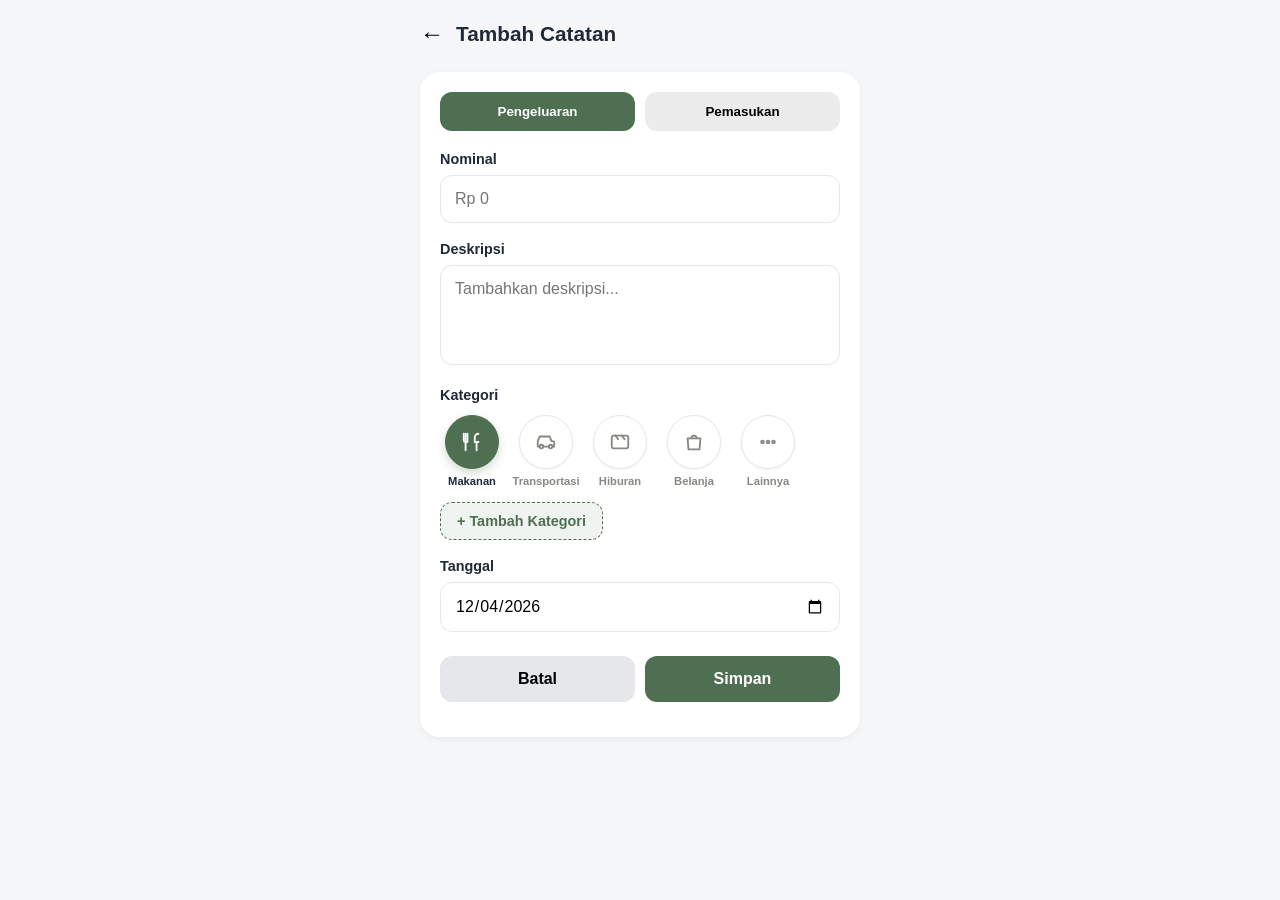
<file: tambah-cacatan/index.html>
<!DOCTYPE html>
<html lang="id">
<head>
<meta charset="UTF-8">
<meta name="viewport" content="width=device-width, initial-scale=1.0">
<title>Tambah Catatan</title>

<style>
:root{
    --primary:#4F6F52;
    --bg:#F6F7F8;
    --card:#FFFFFF;
    --text:#1F2937;
    --text-soft:#8A8782;
    --border:#E5E7EB;
    --expense:#C97B4A;
    --income:#4F6F52;
}

*{
    margin:0;
    padding:0;
    box-sizing:border-box;
    font-family:Segoe UI,sans-serif;
}

body{
    background:var(--bg);
    color:var(--text);
}

.container{
    max-width:480px;
    margin:auto;
    min-height:100vh;
    padding:20px;
}

.header{
    display:flex;
    align-items:center;
    gap:12px;
    margin-bottom:24px;
}

.back-btn{
    border:none;
    background:none;
    font-size:24px;
    cursor:pointer;
}

.title{
    font-size:1.3rem;
    font-weight:700;
}

.card{
    background:var(--card);
    border-radius:20px;
    padding:20px;
    box-shadow:0 2px 8px rgba(0,0,0,.05);
}

.type-switch{
    display:flex;
    gap:10px;
    margin-bottom:20px;
}

.type-btn{
    flex:1;
    border:none;
    border-radius:12px;
    padding:12px;
    font-weight:600;
    cursor:pointer;
    background:#ECECEC;
    transition:.2s;
}

.type-btn.active-expense{
    background:var(--primary);
    color:white;
}

.type-btn.active-income{
    background:var(--primary);
    color:white;
}

.form-group{
    margin-bottom:18px;
}

label{
    display:block;
    font-size:.9rem;
    margin-bottom:8px;
    font-weight:600;
}

input,
textarea{
    width:100%;
    border:1px solid var(--border);
    border-radius:12px;
    padding:14px;
    font-size:1rem;
    outline:none;
}

textarea{
    resize:none;
    min-height:100px;
}

/* ============ KATEGORI: pilihan icon ============ */
.category-grid{
    display:flex;
    flex-wrap:wrap;
    gap:16px 10px;
    padding-top:4px;
}

.category-item{
    display:flex;
    flex-direction:column;
    align-items:center;
    gap:6px;
    width:64px;
    border:none;
    background:none;
    cursor:pointer;
    font-family:inherit;
}

.category-item .icon-circle{
    width:54px;
    height:54px;
    border-radius:50%;
    background:var(--card);
    display:flex;
    align-items:center;
    justify-content:center;
    border:1.5px solid var(--border);
    box-shadow:0 1px 3px rgba(0,0,0,.06);
    transition:background .2s ease, border-color .2s ease, box-shadow .2s ease, transform .12s ease;
}

.category-item .icon-circle svg{
    width:22px;
    height:22px;
    color:var(--text-soft);
    transition:color .2s ease;
}

.category-item .label{
    font-size:.7rem;
    font-weight:600;
    color:var(--text-soft);
    text-align:center;
    line-height:1.2;
}

/* efek hover: kasih sinyal bahwa ini bisa diklik */
.category-item:not(.active):hover .icon-circle{
    border-color:var(--primary);
    background:#F0F4F0;
    box-shadow:0 3px 8px rgba(79,111,82,.18);
}

/* efek ditekan */
.category-item:active .icon-circle{
    transform:scale(.93);
}

.category-item.active .label{
    color:var(--text);
    font-weight:700;
}

.category-item.active .icon-circle svg{
    color:#fff;
}

.category-item.active .icon-circle{
    background:var(--primary);
    border-color:var(--primary);
    box-shadow:0 4px 10px rgba(79,111,82,.25);
}

.category-item:focus-visible .icon-circle{
    outline:2px solid var(--primary);
    outline-offset:2px;
}

.add-category{
    display:inline-flex;
    align-items:center;
    gap:6px;
    margin-top:14px;
    text-decoration:none;
    color:var(--primary);
    font-size:.9rem;
    font-weight:600;
    padding:10px 16px;
    border:1.5px dashed var(--primary);
    border-radius:12px;
    background:#F0F4F0;
    transition:background .2s ease, box-shadow .2s ease, transform .12s ease;
}

.add-category:hover{
    background:#E4EDE5;
    box-shadow:0 3px 8px rgba(79,111,82,.18);
}

.add-category:active{
    transform:scale(.97);
}

.button-group{
    display:flex;
    gap:10px;
    margin-top:24px;
}

.btn{
    flex:1;
    border:none;
    border-radius:12px;
    padding:14px;
    font-size:1rem;
    font-weight:600;
    cursor:pointer;
}

.btn-cancel{
    background:#E5E7EB;
}

.btn-save{
    background:var(--primary);
    color:white;
}

.success-msg{
    margin-top:15px;
    text-align:center;
    color:var(--primary);
    font-weight:600;
}
</style>
</head>
<body>

<div class="container">

    <div class="header">
        <button class="back-btn" onclick="history.back()">←</button>
        <div class="title">Tambah Catatan</div>
    </div>

    <div class="card">

        <div class="type-switch">
            <button id="expenseBtn" class="type-btn active-expense">
                Pengeluaran
            </button>

            <button id="incomeBtn" class="type-btn">
                Pemasukan
            </button>
        </div>

        <div class="form-group">
            <label>Nominal</label>
            <input
                type="text"
                id="amount"
                placeholder="Rp 0">
        </div>

        <div class="form-group">
            <label>Deskripsi</label>
            <textarea
                id="description"
                placeholder="Tambahkan deskripsi..."></textarea>
        </div>

        <div class="form-group">
            <label>Kategori</label>

            <div class="category-grid" id="categoryGrid"></div>

            <a href="../tambah-kategori/index.html" class="add-category">
                + Tambah Kategori
            </a>
        </div>

        <div class="form-group">
            <label>Tanggal</label>
            <input type="date" id="date">
        </div>

        <div class="button-group">
            <button class="btn btn-cancel" onclick="history.back()">
                Batal
            </button>

            <button class="btn btn-save" id="saveBtn">
                Simpan
            </button>
        </div>

        <div class="success-msg" id="successMsg"></div>

    </div>
</div>

<script>
const categories = {
    expense: [
        "Makanan",
        "Transportasi",
        "Hiburan",
        "Belanja",
        "Lainnya"
    ],

    income: [
        "Gaji",
        "Freelance",
        "Hadiah",
        "Lainnya"
    ]
};

/* path-path icon (gaya sama dengan halaman Pengaturan, stroke 2px, lucide-style) */
const categoryIcons = {
    "Makanan": `<path d="M3 3v7c0 1.1.9 2 2 2h2V3" /><path d="M5 3v18" /><path d="M19 3a4 4 0 0 0-4 4v5h4" /><path d="M17 12v9" />`,
    "Transportasi": `<path d="M5 17h-2v-6l2 -5h11l2 5h1a2 2 0 0 1 2 2v4h-2" /><circle cx="7" cy="17" r="2" /><circle cx="17" cy="17" r="2" /><path d="M9 17h6" />`,
    "Hiburan": `<rect x="3" y="5" width="18" height="14" rx="2" /><path d="M7 5l3 4M14 5l3 4" />`,
    "Belanja": `<path d="M5 8h14l-1 12H6L5 8z" /><path d="M9 8a3 3 0 0 1 6 0" />`,
    "Gaji": `<rect x="2" y="6" width="20" height="12" rx="2" /><circle cx="12" cy="12" r="2" /><path d="M6 12h.01M18 12h.01" />`,
    "Freelance": `<rect x="3" y="4" width="18" height="12" rx="1" /><path d="M2 20h20" />`,
    "Hadiah": `<rect x="3" y="8" width="18" height="4" rx="1" /><path d="M12 8v13" /><path d="M19 12v7a2 2 0 0 1-2 2H7a2 2 0 0 1-2-2v-7" /><path d="M7.5 8a2.5 2.5 0 0 1 0-5C9 3 12 6 12 8" /><path d="M16.5 8a2.5 2.5 0 0 0 0-5C15 3 12 6 12 8" />`,
    "Lainnya": `<circle cx="6" cy="12" r="1.5" /><circle cx="12" cy="12" r="1.5" /><circle cx="18" cy="12" r="1.5" />`
};

let currentType = "expense";
let selectedCategory = categories[currentType][0];

const expenseBtn = document.getElementById("expenseBtn");
const incomeBtn = document.getElementById("incomeBtn");
const categoryGrid = document.getElementById("categoryGrid");
const amountInput = document.getElementById("amount");

function renderCategories() {

    categoryGrid.innerHTML = "";
    categoryGrid.className = "category-grid";

    categories[currentType].forEach((category, index) => {

        const item = document.createElement("button");

        item.type = "button";
        item.className = "category-item" + (index === 0 ? " active" : "");
        item.dataset.category = category;

        const iconPaths = categoryIcons[category] || categoryIcons["Lainnya"];

        item.innerHTML =
            '<span class="icon-circle">' +
                '<svg viewBox="0 0 24 24" fill="none" stroke="currentColor" stroke-width="2" stroke-linecap="round" stroke-linejoin="round">' +
                    iconPaths +
                '</svg>' +
            '</span>' +
            '<span class="label">' + category + '</span>';

        item.addEventListener("click", () => {

            categoryGrid
                .querySelectorAll(".category-item")
                .forEach(el => el.classList.remove("active"));

            item.classList.add("active");
            selectedCategory = category;
        });

        categoryGrid.appendChild(item);
    });

    selectedCategory = categories[currentType][0];
}

expenseBtn.addEventListener("click", () => {

    currentType = "expense";

    expenseBtn.classList.add("active-expense");
    incomeBtn.classList.remove("active-income");

    renderCategories();
});

incomeBtn.addEventListener("click", () => {

    currentType = "income";

    incomeBtn.classList.add("active-income");
    expenseBtn.classList.remove("active-expense");

    renderCategories();
});

amountInput.addEventListener("input", function() {

    let value = this.value.replace(/\D/g,'');

    if(value === ""){
        this.value = "";
        return;
    }

    this.value =
        "Rp " +
        Number(value).toLocaleString("id-ID");
});

document.getElementById("date").value =
    new Date().toISOString().split("T")[0];

document.getElementById("saveBtn")
.addEventListener("click", () => {

    const amount =
        amountInput.value.replace(/[^\d]/g,'');

    if(!amount){

        alert("Masukkan nominal terlebih dahulu.");
        return;
    }

    const transaction = {

        type: currentType,

        amount: parseInt(amount),

        category: selectedCategory,

        date: document.getElementById("date").value,

        note: document.getElementById("description").value
    };

    const transactions =
        JSON.parse(
            localStorage.getItem("transactions")
        ) || [];

    transactions.push(transaction);

    localStorage.setItem(
        "transactions",
        JSON.stringify(transactions)
    );

    document.getElementById("successMsg")
    .textContent = "Catatan berhasil disimpan";

    setTimeout(() => {

        window.location.href = "../home/home.html";

    },800);
});

renderCategories();
</script>

</body>
</html>
</file>
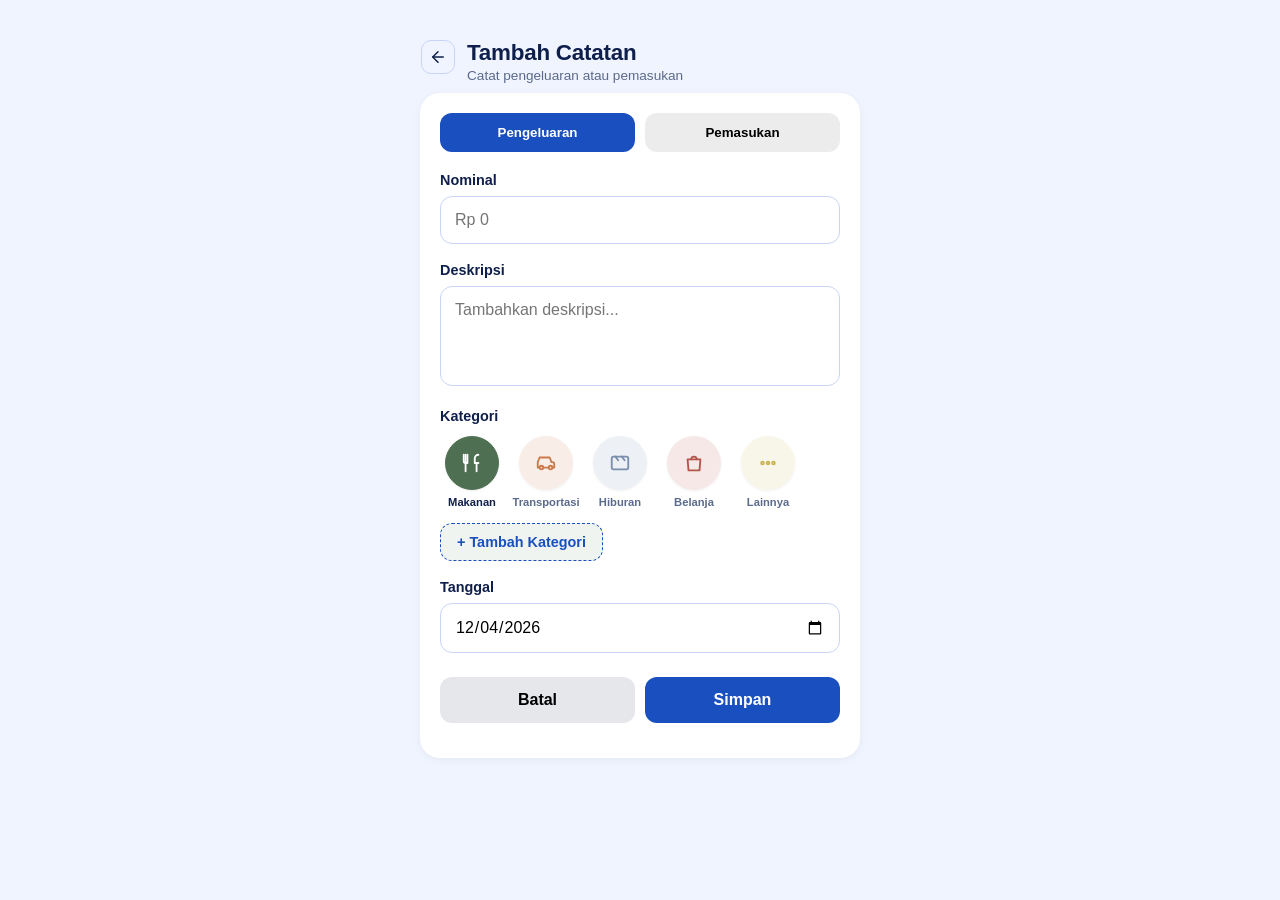
<file: tambah-catatan/index.html>
<!DOCTYPE html>
<html lang="id">
<head>
<meta charset="UTF-8">
<meta name="viewport" content="width=device-width, initial-scale=1.0">
<title>Tambah Catatan</title>

<style>
:root {
  --primary: #1A4FBF;
  --bg: #F0F4FF;
  --card: #FFFFFF;
  --text: #0F1F4B;
  --text-soft: #5A6A8A;
  --border: #C8D5F5;
  --expense: #C97B4A;
  --income: #1A4FBF;
}

*{
    margin:0;
    padding:0;
    box-sizing:border-box;
    font-family:Segoe UI,sans-serif;
}

body{
    background:var(--bg);
    color:var(--text);
}

.container{
    max-width:480px;
    margin:auto;
    min-height:100vh;
    padding:20px;
}

.header{
    display:flex;
    align-items:center;
    gap:12px;
    margin-bottom:24px;
}

header.page-head {
    padding: 20px 20px 10px 1px;
    display: flex;
    align-items: left;
    gap: 12px;
    max-width: 560px;
    margin: 0 auto;
}

header.page-head .back-btn {
    width: 34px;
    height: 34px;
    border-radius: 10px;
    border: 1px solid var(--border);
    background: var(--surface);
    display: flex;
    align-items: center;
    justify-content: center;
    flex-shrink: 0;
    cursor: pointer;
}

header.page-head .back-btn svg {
    width: 18px;
    height: 18px;
    color: var(--text);
}

header.page-head .head-text h1 {
    font-size: 1.4rem;
    font-weight: 700;
    letter-spacing: -0.01em;
}

header.page-head .head-text p {
    color: var(--text-soft);
    font-size: 0.85rem;
    margin-top: 2px;
}
.back-btn{
    border:none;
    background:none;
    font-size:24px;
    cursor:pointer;
}

.title{
    font-size:1.3rem;
    font-weight:700;
}

.card{
    background:var(--card);
    border-radius:20px;
    padding:20px;
    box-shadow:0 2px 8px rgba(0,0,0,.05);
}

.type-switch{
    display:flex;
    gap:10px;
    margin-bottom:20px;
}

.type-btn{
    flex:1;
    border:none;
    border-radius:12px;
    padding:12px;
    font-weight:600;
    cursor:pointer;
    background:#ECECEC;
    transition:.2s;
}

.type-btn.active-expense{
    background:var(--primary);
    color:white;
}

.type-btn.active-income{
    background:var(--primary);
    color:white;
}

.form-group{
    margin-bottom:18px;
}

label{
    display:block;
    font-size:.9rem;
    margin-bottom:8px;
    font-weight:600;
}

input,
textarea{
    width:100%;
    border:1px solid var(--border);
    border-radius:12px;
    padding:14px;
    font-size:1rem;
    outline:none;
}

textarea{
    resize:none;
    min-height:100px;
}

/* ============ KATEGORI: pilihan icon ============ */
.category-grid{
    display:flex;
    flex-wrap:wrap;
    gap:16px 10px;
    padding-top:4px;
}

.category-item{
    display:flex;
    flex-direction:column;
    align-items:center;
    gap:6px;
    width:64px;
    border:none;
    background:none;
    cursor:pointer;
    font-family:inherit;
}

.category-item .icon-circle{
    width:54px;
    height:54px;
    border-radius:50%;
    background:var(--card);
    display:flex;
    align-items:center;
    justify-content:center;
    border:1.5px solid var(--border);
    box-shadow:0 1px 3px rgba(0,0,0,.06);
    transition:background .2s ease, border-color .2s ease, box-shadow .2s ease, transform .12s ease;
}

.category-item .icon-circle svg{
    width:22px;
    height:22px;
    color:var(--text-soft);
    transition:color .2s ease;
}

.category-item .label{
    font-size:.7rem;
    font-weight:600;
    color:var(--text-soft);
    text-align:center;
    line-height:1.2;
}

/* efek hover: kasih sinyal bahwa ini bisa diklik */
.category-item:not(.active):hover .icon-circle{
    border-color:var(--primary);
    background:#F0F4F0;
    box-shadow:0 3px 8px rgba(79,111,82,.18);
}

/* efek ditekan */
.category-item:active .icon-circle{
    transform:scale(.93);
}

.category-item.active .label{
    color:var(--text);
    font-weight:700;
}

.category-item.active .icon-circle svg{
    color:#fff;
}



.category-item:focus-visible .icon-circle{
    outline:2px solid var(--primary);
    outline-offset:2px;
}

.add-category{
    display:inline-flex;
    align-items:center;
    gap:6px;
    margin-top:14px;
    text-decoration:none;
    color:var(--primary);
    font-size:.9rem;
    font-weight:600;
    padding:10px 16px;
    border:1.5px dashed var(--primary);
    border-radius:12px;
    background:#F0F4F0;
    transition:background .2s ease, box-shadow .2s ease, transform .12s ease;
}

.add-category:hover{
    background:#E4EDE5;
    box-shadow:0 3px 8px rgba(79,111,82,.18);
}

.add-category:active{
    transform:scale(.97);
}

.button-group{
    display:flex;
    gap:10px;
    margin-top:24px;
}

.btn{
    flex:1;
    border:none;
    border-radius:12px;
    padding:14px;
    font-size:1rem;
    font-weight:600;
    cursor:pointer;
}

.btn-cancel{
    background:#E5E7EB;
}

.btn-save{
    background:var(--primary);
    color:white;
}

.success-msg{
    margin-top:15px;
    text-align:center;
    color:var(--primary);
    font-weight:600;
}
</style>
</head>
<body>

<div class="container">

    <header class="page-head">
    <button class="back-btn" onclick="history.back()" aria-label="Kembali">
        <svg viewBox="0 0 24 24" fill="none" stroke="currentColor" stroke-width="2" stroke-linecap="round" stroke-linejoin="round">
            <line x1="19" y1="12" x2="5" y2="12"/>
            <polyline points="12 19 5 12 12 5"/>
        </svg>
    </button>
    <div class="head-text">
        <h1>Tambah Catatan</h1>
        <p>Catat pengeluaran atau pemasukan</p>
    </div>
</header>

    <div class="card">

        <div class="type-switch">
            <button id="expenseBtn" class="type-btn active-expense">
                Pengeluaran
            </button>

            <button id="incomeBtn" class="type-btn">
                Pemasukan
            </button>
        </div>

        <div class="form-group">
            <label>Nominal</label>
            <input
                type="text"
                id="amount"
                placeholder="Rp 0">
        </div>

        <div class="form-group">
            <label>Deskripsi</label>
            <textarea
                id="description"
                placeholder="Tambahkan deskripsi..."></textarea>
        </div>

        <div class="form-group">
            <label>Kategori</label>

            <div class="category-grid" id="categoryGrid"></div>

            <a href="../tambah-kategori/index.html" class="add-category">
                + Tambah Kategori
            </a>
        </div>

        <div class="form-group">
            <label>Tanggal</label>
            <input type="date" id="date">
        </div>

        <div class="button-group">
            <button class="btn btn-cancel" onclick="history.back()">
                Batal
            </button>

            <button class="btn btn-save" id="saveBtn">
                Simpan
            </button>
        </div>

        <div class="success-msg" id="successMsg"></div>

    </div>
</div>

<script>
const categories = {
    expense: [
        "Makanan",
        "Transportasi",
        "Hiburan",
        "Belanja",
        "Lainnya"
    ],

    income: [
        "Gaji",
        "Freelance",
        "Hadiah",
        "Lainnya"
    ]
};

/* path-path icon (gaya sama dengan halaman Pengaturan, stroke 2px, lucide-style) */
const categoryIcons = {
    "Makanan": `<path d="M3 3v7c0 1.1.9 2 2 2h2V3" /><path d="M5 3v18" /><path d="M19 3a4 4 0 0 0-4 4v5h4" /><path d="M17 12v9" />`,
    "Transportasi": `<path d="M5 17h-2v-6l2 -5h11l2 5h1a2 2 0 0 1 2 2v4h-2" /><circle cx="7" cy="17" r="2" /><circle cx="17" cy="17" r="2" /><path d="M9 17h6" />`,
    "Hiburan": `<rect x="3" y="5" width="18" height="14" rx="2" /><path d="M7 5l3 4M14 5l3 4" />`,
    "Belanja": `<path d="M5 8h14l-1 12H6L5 8z" /><path d="M9 8a3 3 0 0 1 6 0" />`,
    "Gaji": `<rect x="2" y="6" width="20" height="12" rx="2" /><circle cx="12" cy="12" r="2" /><path d="M6 12h.01M18 12h.01" />`,
    "Freelance": `<rect x="3" y="4" width="18" height="12" rx="1" /><path d="M2 20h20" />`,
    "Hadiah": `<rect x="3" y="8" width="18" height="4" rx="1" /><path d="M12 8v13" /><path d="M19 12v7a2 2 0 0 1-2 2H7a2 2 0 0 1-2-2v-7" /><path d="M7.5 8a2.5 2.5 0 0 1 0-5C9 3 12 6 12 8" /><path d="M16.5 8a2.5 2.5 0 0 0 0-5C15 3 12 6 12 8" />`,
    "Lainnya": `<circle cx="6" cy="12" r="1.5" /><circle cx="12" cy="12" r="1.5" /><circle cx="18" cy="12" r="1.5" />`
};

const categoryColors = {
  "Makanan":      "#4F6F52",
  "Transportasi": "#C97B4A",
  "Hiburan":      "#7A8FAE",
  "Belanja":      "#B5544A",
  "Lainnya":      "#C9B458",
  "Gaji":         "#4F6F52",
  "Freelance":    "#7A8FAE",
  "Hadiah":       "#C9A227"
};

let currentType = "expense";
let selectedCategory = categories[currentType][0];

const expenseBtn = document.getElementById("expenseBtn");
const incomeBtn = document.getElementById("incomeBtn");
const categoryGrid = document.getElementById("categoryGrid");
const amountInput = document.getElementById("amount");

function renderCategories() {
    categoryGrid.innerHTML = "";
    categories[currentType].forEach((category, index) => {
        const color = categoryColors[category] || "#8A8782";
        const iconPaths = categoryIcons[category] || categoryIcons["Lainnya"];
        const item = document.createElement("button");
        item.type = "button";
        item.className = "category-item" + (index === 0 ? " active" : "");
        item.dataset.category = category;

        const isActive = index === 0;
        item.innerHTML =
            '<span class="icon-circle" style="background:' + (isActive ? color : color + '22') + ';border-color:' + (isActive ? color : 'transparent') + '">' +
                '<svg viewBox="0 0 24 24" fill="none" stroke="' + (isActive ? '#fff' : color) + '" stroke-width="2" stroke-linecap="round" stroke-linejoin="round">' +
                    iconPaths +
                '</svg>' +
            '</span>' +
            '<span class="label">' + category + '</span>';

        item.addEventListener("click", () => {
            categoryGrid.querySelectorAll(".category-item").forEach(el => {
                const c = categoryColors[el.dataset.category] || "#8A8782";
                el.classList.remove("active");
                el.querySelector(".icon-circle").style.background = c + "22";
                el.querySelector(".icon-circle").style.borderColor = "transparent";
                el.querySelector("svg").setAttribute("stroke", c);
            });
            item.classList.add("active");
            item.querySelector(".icon-circle").style.background = color;
            item.querySelector(".icon-circle").style.borderColor = color;
            item.querySelector("svg").setAttribute("stroke", "#fff");
            selectedCategory = category;
        });

        categoryGrid.appendChild(item);
    });
    selectedCategory = categories[currentType][0];
}

expenseBtn.addEventListener("click", () => {

    currentType = "expense";

    expenseBtn.classList.add("active-expense");
    incomeBtn.classList.remove("active-income");

    renderCategories();
});

incomeBtn.addEventListener("click", () => {

    currentType = "income";

    incomeBtn.classList.add("active-income");
    expenseBtn.classList.remove("active-expense");

    renderCategories();
});

amountInput.addEventListener("input", function() {

    let value = this.value.replace(/\D/g,'');

    if(value === ""){
        this.value = "";
        return;
    }

    this.value =
        "Rp " +
        Number(value).toLocaleString("id-ID");
});

document.getElementById("date").value =
    new Date().toISOString().split("T")[0];

document.getElementById("saveBtn")
.addEventListener("click", () => {

    const amount =
        amountInput.value.replace(/[^\d]/g,'');

    if(!amount){

        alert("Masukkan nominal terlebih dahulu.");
        return;
    }

    const transaction = {

        type: currentType,

        amount: parseInt(amount),

        category: selectedCategory,

        date: document.getElementById("date").value,

        note: document.getElementById("description").value
    };

    const transactions =
        JSON.parse(
            localStorage.getItem("transactions")
        ) || [];

    transactions.push(transaction);

    localStorage.setItem(
        "transactions",
        JSON.stringify(transactions)
    );

    document.getElementById("successMsg")
    .textContent = "Catatan berhasil disimpan";

    setTimeout(() => {

        window.location.href = "../home/home.html";

    },800);
});

renderCategories();
</script>

</body>
</html>
</file>
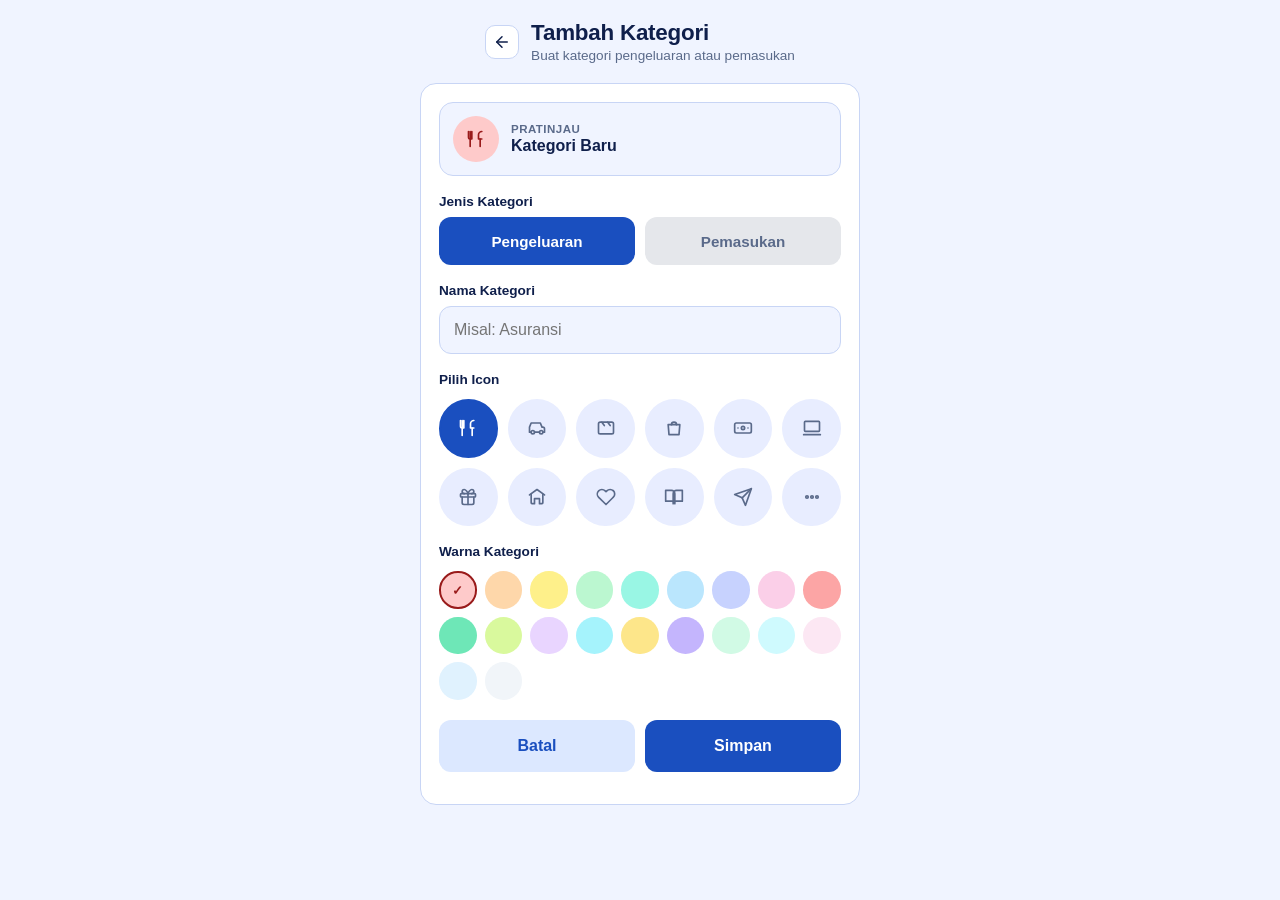
<file: tambah-kategori/index.html>
<!DOCTYPE html>
<html lang="id">
<head>
<meta charset="UTF-8">
<meta name="viewport" content="width=device-width, initial-scale=1.0, maximum-scale=1.0, user-scalable=no">
<title>Tambah Kategori</title>

<style>
:root{
    --primary:#1A4FBF;
    --bg:#F0F4FF;
    --surface:#FFFFFF;
    --card:#FFFFFF;
    --text:#0F1F4B;
    --text-soft:#5A6A8A;
    --border:#C8D5F5;
    --accent:#1A4FBF;
    --accent-soft:#DCE8FF;
}

*{
    margin:0;
    padding:0;
    box-sizing:border-box;
    font-family:'Inter',-apple-system,BlinkMacSystemFont,"Segoe UI",sans-serif;
    -webkit-tap-highlight-color:transparent;
}

body{
    background:var(--bg);
    color:var(--text);
    min-height:100vh;
    min-height:100dvh;
}

.container{
    max-width:480px;
    margin:auto;
    min-height:100vh;
    min-height:100dvh;
    display:flex;
    flex-direction:column;
}

/* HEADER */
header.page-head{
    padding:20px 20px 4px;
    display:flex;
    align-items:center;
    gap:12px;
    max-width:560px;
    margin:0 auto;
}

header.page-head .back-btn{
    width:34px;
    height:34px;
    border-radius:10px;
    border:1px solid var(--border);
    background:var(--surface);
    display:flex;
    align-items:center;
    justify-content:center;
    flex-shrink:0;
    cursor:pointer;
}

header.page-head .back-btn svg{
    width:18px;
    height:18px;
    color:var(--text);
}

header.page-head .head-text h1{
    font-size:1.4rem;
    font-weight:700;
    letter-spacing:-0.01em;
}

header.page-head .head-text p{
    color:var(--text-soft);
    font-size:0.85rem;
    margin-top:2px;
}

/* SCROLL AREA */
.scroll-area{
    flex:1;
    padding:16px 20px;
    overflow-y:auto;
    -webkit-overflow-scrolling:touch;
}

.card{
    background:var(--card);
    border-radius:16px;
    padding:18px;
    border:1px solid var(--border);
}

/* TYPE SWITCH */
.type-switch{
    display:flex;
    gap:10px;
    margin-bottom:18px;
}

.type-btn{
    flex:1;
    border:none;
    border-radius:12px;
    padding:14px 8px;
    font-weight:600;
    font-size:.95rem;
    cursor:pointer;
    background:#E5E7EB;
    color:var(--text-soft);
    transition:.2s;
    min-height:48px;
    font-family:inherit;
}

.type-btn.active{
    background:var(--accent);
    color:#fff;
}

/* FORM */
.form-group{margin-bottom:18px;}

label{
    display:block;
    font-size:.85rem;
    margin-bottom:8px;
    font-weight:600;
    color:var(--text);
}

input{
    width:100%;
    border:1px solid var(--border);
    border-radius:12px;
    padding:14px;
    font-size:16px;
    outline:none;
    color:var(--text);
    background:var(--bg);
    -webkit-appearance:none;
    font-family:inherit;
}

input:focus{border-color:var(--accent);}

/* ICON GRID */
.icon-grid{
    display:grid;
    grid-template-columns:repeat(6,1fr);
    gap:10px;
    padding-top:4px;
}

@media(max-width:360px){
    .icon-grid{grid-template-columns:repeat(5,1fr);}
}

.icon-item{
    aspect-ratio:1;
    border-radius:50%;
    background:#E8EDFF;
    border:2px solid transparent;
    display:flex;
    align-items:center;
    justify-content:center;
    cursor:pointer;
    transition:background .15s ease,border-color .15s ease;
    min-height:44px;
}

.icon-item svg{
    width:20px;
    height:20px;
    color:var(--text-soft);
    transition:color .15s ease;
}

.icon-item.active{
    background:var(--accent);
    border-color:var(--accent);
}

.icon-item.active svg{color:#fff;}
.icon-item:active{opacity:.7;}

/* PREVIEW */
.preview-box{
    display:flex;
    align-items:center;
    gap:12px;
    background:var(--bg);
    border:1px solid var(--border);
    border-radius:14px;
    padding:13px;
    margin-bottom:18px;
}

.icon-circle-preview{
    width:46px;
    height:46px;
    border-radius:50%;
    background:var(--accent);
    display:flex;
    align-items:center;
    justify-content:center;
    flex-shrink:0;
}

.icon-circle-preview svg{width:20px;height:20px;color:#fff;}

.preview-text{font-weight:700;color:var(--text);}

.preview-label{
    font-size:.72rem;
    color:var(--text-soft);
    font-weight:600;
    text-transform:uppercase;
    letter-spacing:.04em;
    margin-bottom:2px;
}

/* BUTTONS */
.button-group{
    display:flex;
    gap:10px;
    margin-top:20px;
}

.btn{
    flex:1;
    border:none;
    border-radius:12px;
    padding:15px 8px;
    font-size:1rem;
    font-weight:600;
    cursor:pointer;
    min-height:52px;
    font-family:inherit;
}

.btn:active{opacity:.85;}

.btn-cancel{
    background:var(--accent-soft);
    color:var(--accent);
}

.btn-save{
    background:var(--accent);
    color:#fff;
}

.success-msg{
    margin-top:14px;
    text-align:center;
    color:var(--accent);
    font-weight:600;
    font-size:.9rem;
}

/* COLOR PALETTE */
.color-grid {
    display: grid;
    grid-template-columns: repeat(auto-fill, minmax(36px, 1fr));
    gap: 8px;
    padding-top: 4px;
}

@media(max-width:360px){
    .color-grid{grid-template-columns:repeat(7,1fr);}
}

.color-item{
    aspect-ratio:1;
    border-radius:50%;
    border:2.5px solid transparent;
    cursor:pointer;
    min-height:36px;
    transition:transform .15s ease,border-color .15s ease;
    position:relative;
}

.color-item:active{transform:scale(.88);}

.color-item .check{
    display:none;
    position:absolute;
    inset:0;
    align-items:center;
    justify-content:center;
    font-size:13px;
    font-weight:700;
}

.color-item.active .check{display:flex;}

@supports(padding-bottom:env(safe-area-inset-bottom)){
    .scroll-area{
        padding-bottom:calc(16px + env(safe-area-inset-bottom));
    }
}
</style>
</head>
<body>

<div class="container">

    <header class="page-head">
        <button class="back-btn" onclick="history.back()" aria-label="Kembali">
            <svg viewBox="0 0 24 24" fill="none" stroke="currentColor" stroke-width="2" stroke-linecap="round" stroke-linejoin="round">
                <line x1="19" y1="12" x2="5" y2="12"/>
                <polyline points="12 19 5 12 12 5"/>
            </svg>
        </button>
        <div class="head-text">
            <h1>Tambah Kategori</h1>
            <p>Buat kategori pengeluaran atau pemasukan</p>
        </div>
    </header>

    <div class="scroll-area">
        <div class="card">

            <div class="preview-box">
                <span class="icon-circle-preview" id="previewIcon"></span>
                <div>
                    <div class="preview-label">Pratinjau</div>
                    <div class="preview-text" id="previewName">Kategori Baru</div>
                </div>
            </div>

            <div class="form-group">
                <label>Jenis Kategori</label>
                <div class="type-switch">
                    <button type="button" id="expenseBtn" class="type-btn active">Pengeluaran</button>
                    <button type="button" id="incomeBtn" class="type-btn">Pemasukan</button>
                </div>
            </div>

            <div class="form-group">
                <label>Nama Kategori</label>
                <input type="text" id="categoryName" placeholder="Misal: Asuransi">
            </div>

            <div class="form-group">
                <label>Pilih Icon</label>
                <div class="icon-grid" id="iconGrid"></div>
            </div>

            <div class="form-group">
                <label>Warna Kategori</label>
                <div class="color-grid" id="colorGrid"></div>
            </div>

            <div class="button-group">
                <button type="button" class="btn btn-cancel" onclick="history.back()">Batal</button>
                <button type="button" class="btn btn-save" id="saveBtn">Simpan</button>
            </div>

            <div class="success-msg" id="successMsg"></div>

        </div>
    </div>
</div>

<script>
const iconOptions = [
    { id:"makanan",    paths:`<path d="M3 3v7c0 1.1.9 2 2 2h2V3" /><path d="M5 3v18" /><path d="M19 3a4 4 0 0 0-4 4v5h4" /><path d="M17 12v9" />` },
    { id:"transport",  paths:`<path d="M5 17h-2v-6l2 -5h11l2 5h1a2 2 0 0 1 2 2v4h-2" /><circle cx="7" cy="17" r="2" /><circle cx="17" cy="17" r="2" /><path d="M9 17h6" />` },
    { id:"hiburan",    paths:`<rect x="3" y="5" width="18" height="14" rx="2" /><path d="M7 5l3 4M14 5l3 4" />` },
    { id:"belanja",    paths:`<path d="M5 8h14l-1 12H6L5 8z" /><path d="M9 8a3 3 0 0 1 6 0" />` },
    { id:"uang",       paths:`<rect x="2" y="6" width="20" height="12" rx="2" /><circle cx="12" cy="12" r="2" /><path d="M6 12h.01M18 12h.01" />` },
    { id:"laptop",     paths:`<rect x="3" y="4" width="18" height="12" rx="1" /><path d="M2 20h20" />` },
    { id:"hadiah",     paths:`<rect x="3" y="8" width="18" height="4" rx="1" /><path d="M12 8v13" /><path d="M19 12v7a2 2 0 0 1-2 2H7a2 2 0 0 1-2-2v-7" /><path d="M7.5 8a2.5 2.5 0 0 1 0-5C9 3 12 6 12 8" /><path d="M16.5 8a2.5 2.5 0 0 0 0-5C15 3 12 6 12 8" />` },
    { id:"rumah",      paths:`<path d="M3 9.5 12 3l9 6.5" /><path d="M5 9v10a1 1 0 0 0 1 1h3v-6h6v6h3a1 1 0 0 0 1-1V9" />` },
    { id:"kesehatan",  paths:`<path d="M20.8 4.6a5.5 5.5 0 0 0-7.8 0L12 5.6l-1-1a5.5 5.5 0 0 0-7.8 7.8l1 1L12 21l7.8-7.8 1-1a5.5 5.5 0 0 0 0-7.8z" />` },
    { id:"pendidikan", paths:`<path d="M2 4h7a4 4 0 0 1 4 4v12a3 3 0 0 0-3-3H2z" /><path d="M22 4h-7a4 4 0 0 0-4 4v12a3 3 0 0 1 3-3h8z" />` },
    { id:"travel",     paths:`<path d="M22 2 11 13" /><path d="M22 2 15 22l-4-9-9-4 20-7z" />` },
    { id:"lainnya",    paths:`<circle cx="6" cy="12" r="1.5" /><circle cx="12" cy="12" r="1.5" /><circle cx="18" cy="12" r="1.5" />` }
];

const colorOptions = [
    { bg:"#FECACA", icon:"#991B1B" },
    { bg:"#FED7AA", icon:"#9A3412" },
    { bg:"#FEF08A", icon:"#854D0E" },
    { bg:"#BBF7D0", icon:"#166534" },
    { bg:"#99F6E4", icon:"#0F766E" },
    { bg:"#BAE6FD", icon:"#075985" },
    { bg:"#C7D2FE", icon:"#3730A3" },
    { bg:"#FBCFE8", icon:"#9D174D" },
    { bg:"#FCA5A5", icon:"#7F1D1D" },
    { bg:"#6EE7B7", icon:"#064E3B" },
    { bg:"#D9F99D", icon:"#3F6212" },
    { bg:"#E9D5FF", icon:"#6B21A8" },
    { bg:"#A5F3FC", icon:"#164E63" },
    { bg:"#FDE68A", icon:"#78350F" },
    { bg:"#C4B5FD", icon:"#4C1D95" },
    { bg:"#D1FAE5", icon:"#065F46" },
    { bg:"#CFFAFE", icon:"#155E75" },
    { bg:"#FCE7F3", icon:"#831843" },
    { bg:"#E0F2FE", icon:"#0C4A6E" },
    { bg:"#F1F5F9", icon:"#334155" }
];

let selectedColor = colorOptions[0];
let selectedIconId = iconOptions[0].id;
let currentType = "expense";

const expenseBtn      = document.getElementById("expenseBtn");
const incomeBtn       = document.getElementById("incomeBtn");
const categoryNameInput = document.getElementById("categoryName");
const iconGrid        = document.getElementById("iconGrid");
const previewIcon     = document.getElementById("previewIcon");
const previewName     = document.getElementById("previewName");

function svgMarkup(paths){
    return '<svg viewBox="0 0 24 24" fill="none" stroke="currentColor" stroke-width="2" stroke-linecap="round" stroke-linejoin="round">' + paths + '</svg>';
}

function renderIconGrid(){
    iconGrid.innerHTML = "";
    iconOptions.forEach(icon => {
        const item = document.createElement("button");
        item.type = "button";
        item.className = "icon-item" + (icon.id === selectedIconId ? " active" : "");
        item.setAttribute("aria-label", "Pilih icon " + icon.id);
        item.innerHTML = svgMarkup(icon.paths);
        item.addEventListener("click", () => {
            selectedIconId = icon.id;
            iconGrid.querySelectorAll(".icon-item").forEach(el => el.classList.remove("active"));
            item.classList.add("active");
            updatePreview();
        });
        iconGrid.appendChild(item);
    });
}

function renderColorGrid(){
    const grid = document.getElementById("colorGrid");
    grid.innerHTML = "";
    colorOptions.forEach(color => {
        const item = document.createElement("button");
        item.type = "button";
        item.className = "color-item" + (color === selectedColor ? " active" : "");
        item.style.background = color.bg;
        item.style.borderColor = color === selectedColor ? color.icon : "transparent";
        item.innerHTML = `<span class="check" style="color:${color.icon}">✓</span>`;
        item.addEventListener("click", () => {
            selectedColor = color;
            grid.querySelectorAll(".color-item").forEach(el => {
                el.classList.remove("active");
                el.style.borderColor = "transparent";
            });
            item.classList.add("active");
            item.style.borderColor = color.icon;
            updatePreview();
        });
        grid.appendChild(item);
    });
}

function updatePreview(){
    const icon = iconOptions.find(i => i.id === selectedIconId) || iconOptions[0];
    previewIcon.innerHTML = svgMarkup(icon.paths);
    previewIcon.style.background = selectedColor.bg;
    previewIcon.querySelector("svg").style.color = selectedColor.icon;
    previewName.textContent = categoryNameInput.value.trim() || "Kategori Baru";
}

expenseBtn.addEventListener("click", () => {
    currentType = "expense";
    expenseBtn.classList.add("active");
    incomeBtn.classList.remove("active");
});

incomeBtn.addEventListener("click", () => {
    currentType = "income";
    incomeBtn.classList.add("active");
    expenseBtn.classList.remove("active");
});

categoryNameInput.addEventListener("input", updatePreview);

document.getElementById("saveBtn").addEventListener("click", () => {
    if(categoryNameInput.value.trim() === ""){
        alert("Masukkan nama kategori terlebih dahulu.");
        return;
    }
    document.getElementById("successMsg").textContent = "✓ Kategori berhasil ditambahkan";
    setTimeout(() => history.back(), 800);
});

renderIconGrid();
renderColorGrid();
updatePreview();
</script>

</body>
</html>
</file>
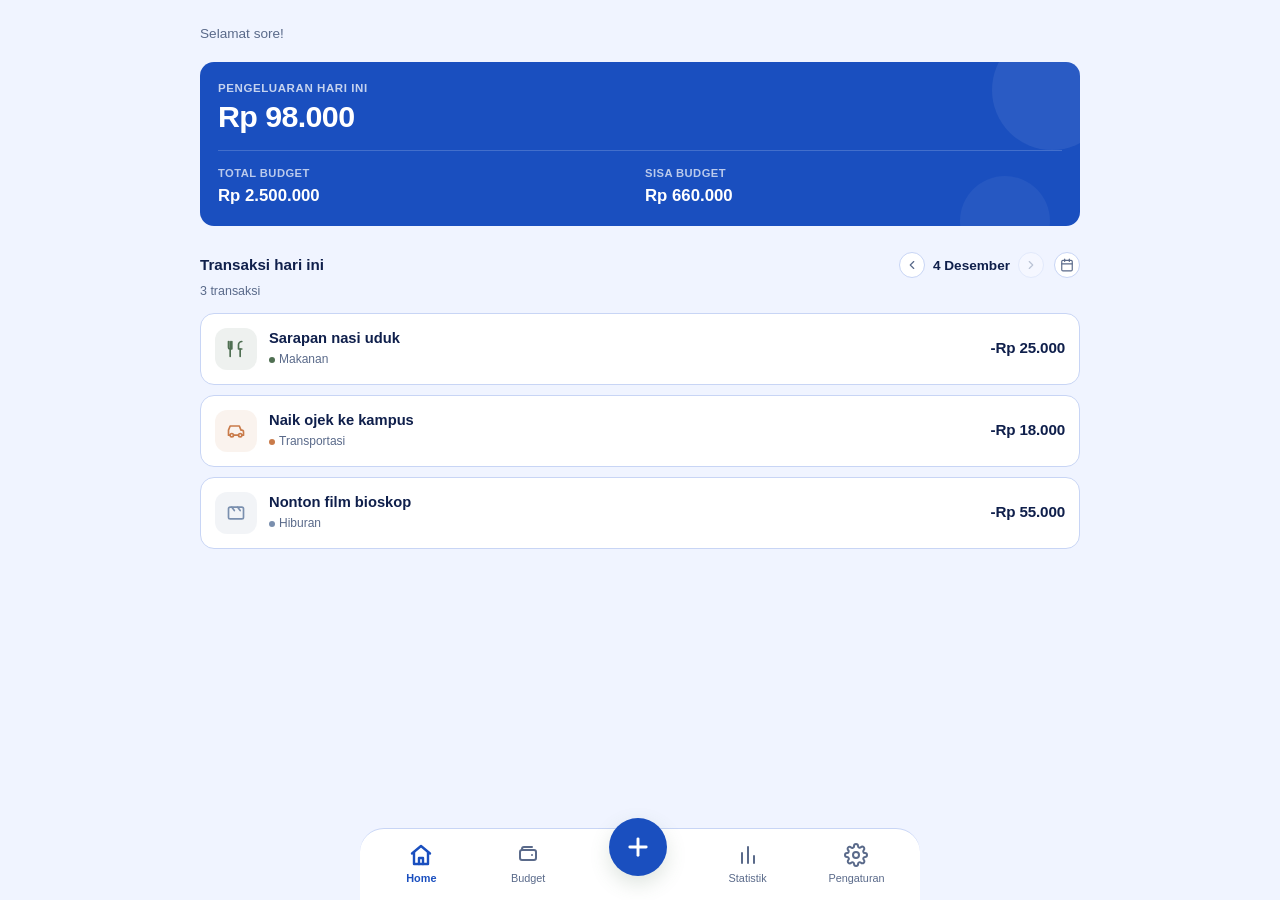
<file: home/home.html>
<!DOCTYPE html>
<html lang="id">

<head>
  <meta charset="UTF-8">
  <meta name="viewport" content="width=device-width, initial-scale=1.0">
  <title>Home - Catatan Keuangan</title>
  <style>
    :root {
  --bg: #F0F4FF;
  --surface: #FFFFFF;
  --border: #C8D5F5;
  --text: #0F1F4B;
  --text-soft: #5A6A8A;
  --accent: #1A4FBF;
  --accent-soft: #DCE8FF;
  --warn: #B07D10;
  --warn-soft: #FDF4DC;
  --alert: #C9722E;
  --alert-soft: #FBEDE3;
  --danger: #B5544A;
  --danger-soft: #FBE8E5;
  --radius: 14px;
  --gap: 16px;
  font-size: 16px;
}

    * {
      box-sizing: border-box;
      margin: 0;
      padding: 0;
    }

    html,
    body {
      -webkit-tap-highlight-color: transparent;
    }

    body {
      font-family: 'Inter', -apple-system, BlinkMacSystemFont, "Segoe UI", sans-serif;
      background: var(--bg);
      color: var(--text);
      line-height: 1.45;
      padding-bottom: 84px;
    }

    /* ============ HEADER ============ */
    .page-head {
      padding: 22px 20px 0;
      max-width: 560px;
      margin: 0 auto;
      display: flex;
      justify-content: space-between;
      align-items: flex-start;
    }

    .page-head h1 {
      font-size: 1.4rem;
      font-weight: 700;
      letter-spacing: -0.01em;
    }

    .page-head .greeting {
      font-size: 0.85rem;
      color: var(--text-soft);
      margin-top: 2px;
    }

    /* ============ DATE FILTER ============ */
    .date-filter {
      display: flex;
      align-items: center;
      gap: 6px;
      background: var(--surface);
      border: 1px solid var(--border);
      border-radius: 10px;
      padding: 7px 10px;
      cursor: pointer;
      flex-shrink: 0;
      margin-top: 4px;
    }

    .date-filter svg {
      width: 15px;
      height: 15px;
      color: var(--text-soft);
    }

    .date-filter span {
      font-size: 0.78rem;
      font-weight: 700;
      color: var(--text);
      white-space: nowrap;
    }

    .date-filter:active {
      background: var(--bg);
    }

    .date-filter input[type="date"] {
      position: absolute;
      opacity: 0;
      width: 0;
      height: 0;
      pointer-events: none;
    }

    /* ============ MAIN ============ */
    main {
      max-width: 560px;
      margin: 0 auto;
      padding: 0 20px;
    }

    /* ============ SUMMARY CONTAINER ============ */
    .summary-container {
      margin-top: 18px;
      background: var(--accent);
      border-radius: var(--radius);
      padding: 18px;
      color: #fff;
      position: relative;
      overflow: hidden;
    }

    .summary-container::before {
      content: '';
      position: absolute;
      right: -32px;
      top: -32px;
      width: 120px;
      height: 120px;
      border-radius: 50%;
      background: rgba(255, 255, 255, .07);
      pointer-events: none;
    }

    .summary-container::after {
      content: '';
      position: absolute;
      right: 30px;
      bottom: -40px;
      width: 90px;
      height: 90px;
      border-radius: 50%;
      background: rgba(255, 255, 255, .05);
      pointer-events: none;
    }

    .summary-label {
      font-size: 0.72rem;
      font-weight: 700;
      text-transform: uppercase;
      letter-spacing: .05em;
      opacity: .75;
      margin-bottom: 4px;
    }

    .summary-today {
      font-size: 1.9rem;
      font-weight: 800;
      letter-spacing: -0.02em;
      line-height: 1.1;
    }

    .summary-row {
      display: grid;
      grid-template-columns: 1fr 1fr;
      gap: 10px;
      margin-top: 16px;
      padding-top: 14px;
      border-top: 1px solid rgba(255, 255, 255, .18);
    }

    .summary-item .s-label {
      font-size: 0.7rem;
      font-weight: 700;
      text-transform: uppercase;
      letter-spacing: .04em;
      opacity: .7;
      margin-bottom: 3px;
    }

    .summary-item .s-value {
      font-size: 1.05rem;
      font-weight: 700;
    }

    .summary-item .s-value.warn {
      color: #FFE082;
    }

    .summary-item .s-value.danger {
      color: #FFAB9A;
    }

    /* ============ TRANSACTIONS SECTION ============ */
    .section-head {
      display: flex;
      justify-content: space-between;
      align-items: center;
      margin-top: 26px;
      margin-bottom: 4px;
    }

    .section-head h2 {
      font-size: 0.95rem;
      font-weight: 700;
    }

    /* jumlah transaksi di bawah heading */
    .tx-count-sub {
      font-size: 0.78rem;
      color: var(--text-soft);
      margin-bottom: 12px;
    }

    /* tombol navigasi hari */
    .tx-nav {
      display: flex;
      align-items: center;
      gap: 2px;
    }

    .tx-nav-btn {
      width: 26px;
      height: 26px;
      border-radius: 50%;
      border: 1px solid var(--border);
      background: var(--surface);
      display: flex;
      align-items: center;
      justify-content: center;
      cursor: pointer;
      color: var(--text-soft);
      flex-shrink: 0;
    }

    .tx-nav-btn svg {
      width: 14px;
      height: 14px;
    }

    .tx-nav-btn:active {
      background: var(--bg);
    }

    .tx-nav-btn:disabled {
      opacity: .35;
      cursor: default;
    }

    /* tombol kalender (pindahan dari header) */
    #dateFilterBtn {
      position: relative;
      margin-left: 8px;
    }

    #dateFilterBtn input[type="date"] {
      position: absolute;
      inset: 0;
      opacity: 0;
      width: 100%;
      height: 100%;
      pointer-events: none;
    }

    /* ============ TRANSACTION CARDS ============ */
    .tx-list {
      display: flex;
      flex-direction: column;
      gap: 10px;
    }

    .tx-card {
      background: var(--surface);
      border: 1px solid var(--border);
      border-radius: var(--radius);
      padding: 14px;
      display: flex;
      align-items: center;
      gap: 12px;
    }

    .tx-icon {
      width: 42px;
      height: 42px;
      border-radius: 12px;
      display: flex;
      align-items: center;
      justify-content: center;
      flex-shrink: 0;
    }

    .tx-icon svg {
      width: 20px;
      height: 20px;
    }

    .tx-info {
      flex: 1;
      min-width: 0;
    }

    .tx-title {
      font-size: 0.92rem;
      font-weight: 700;
      white-space: nowrap;
      overflow: hidden;
      text-overflow: ellipsis;
    }

    .tx-category {
      font-size: 0.75rem;
      color: var(--text-soft);
      margin-top: 2px;
      display: flex;
      align-items: center;
      gap: 4px;
    }

    .tx-category .cat-dot {
      width: 6px;
      height: 6px;
      border-radius: 50%;
      flex-shrink: 0;
    }

    .tx-amount {
      font-size: 0.95rem;
      font-weight: 800;
      color: var(--text);
      flex-shrink: 0;
      letter-spacing: -0.01em;
    }

    /* empty state */
    .empty-state {
      text-align: center;
      padding: 40px 20px;
      color: var(--text-soft);
      display: none;
    }

    .empty-state svg {
      width: 40px;
      height: 40px;
      margin: 0 auto 10px;
      display: block;
      opacity: .4;
    }

    .empty-state p {
      font-size: 0.88rem;
    }

    /* ============ BOTTOM NAV ============ */
    .bottom-nav {
      position: fixed;
      left: 0;
      right: 0;
      bottom: 0;
      max-width: 560px;
      margin: 0 auto;
      height: 72px;
      background: var(--surface);
      border-top: 1px solid var(--border);
      border-radius: 24px 24px 0 0;
      display: flex;
      align-items: center;
      justify-content: space-around;
      padding: 0 8px;
      z-index: 100;
    }

    .nav-item {
      display: flex;
      flex-direction: column;
      align-items: center;
      gap: 4px;
      text-decoration: none;
      color: var(--text-soft);
      font-size: 0.68rem;
      font-weight: 500;
      min-width: 52px;
    }

    .nav-item svg {
      width: 24px;
      height: 24px;
    }

    .nav-item.active {
      color: var(--accent);
      font-weight: 700;
    }

    .nav-item.active svg {
      stroke-width: 2.4;
    }

    .nav-add {
      width: 58px;
      height: 58px;
      border-radius: 50%;
      background: var(--accent);
      display: flex;
      align-items: center;
      justify-content: center;
      margin-top: -36px;
      box-shadow: 0 8px 20px rgba(79, 111, 82, .18);
      flex-shrink: 0;
    }

    .nav-add svg {
      width: 28px;
      height: 28px;
      color: #fff;
    }

    .nav-add:active {
      transform: scale(.97);
    }

    @media (min-width:768px) {

      .page-head,
      main {
        max-width: 920px;
      }
    }

    @media (prefers-reduced-motion: reduce) {
      * {
        transition: none !important;
      }
    }

    .current-day-label {
      min-width: auto;
      margin: 0 6px;
      text-align: center;
      font-size: .85rem;
      font-weight: 700;
      color: var(--text);
    }
  </style>
</head>

<body>

  <!-- ============ HEADER ============ -->
  <header class="page-head">
    <div>

      <p class="greeting" id="greetingText">Pantau keuanganmu hari ini</p>
    </div>
  </header>

  <main>

    <!-- ============ SUMMARY ============ -->
    <div class="summary-container" aria-label="Ringkasan keuangan">
      <div class="summary-label" id="summaryPeriodLabel">Pengeluaran hari ini</div>
      <div class="summary-today" id="summaryToday">Rp 370.000</div>

      <div class="summary-row">
        <div class="summary-item">
          <div class="s-label">Total Budget</div>
          <div class="s-value" id="summaryBudget">Rp 2.500.000</div>
        </div>
        <div class="summary-item">
          <div class="s-label">Sisa Budget</div>
          <div class="s-value warn" id="summaryRemaining">Rp 660.000</div>
        </div>
      </div>
      <!-- progress bar dihapus -->
    </div>

    <!-- ============ TRANSACTION LIST ============ -->
    <div class="section-head">
      <h2 id="txHeading">Transaksi hari ini</h2>
      <div class="tx-nav">
        <button class="tx-nav-btn" id="prevDayBtn" type="button">
          <svg viewBox="0 0 24 24" fill="none" stroke="currentColor" stroke-width="2" stroke-linecap="round"
            stroke-linejoin="round">
            <polyline points="15 18 9 12 15 6" />
          </svg>
        </button>

        <span id="currentDayLabel" class="current-day-label"></span>

        <button class="tx-nav-btn" id="nextDayBtn" type="button">
          <svg viewBox="0 0 24 24" fill="none" stroke="currentColor" stroke-width="2" stroke-linecap="round"
            stroke-linejoin="round">
            <polyline points="9 18 15 12 9 6" />
          </svg>
        </button>

        <!-- tombol kalender dipindah ke sini -->
        <button class="tx-nav-btn" id="dateFilterBtn" type="button" aria-label="Pilih tanggal">
          <svg viewBox="0 0 24 24" fill="none" stroke="currentColor" stroke-width="2" stroke-linecap="round"
            stroke-linejoin="round">
            <rect x="3" y="4" width="18" height="18" rx="2" />
            <line x1="16" y1="2" x2="16" y2="6" />
            <line x1="8" y1="2" x2="8" y2="6" />
            <line x1="3" y1="10" x2="21" y2="10" />
          </svg>
          <input type="date" id="datePicker">
        </button>
      </div>
    </div>

    <!-- jumlah transaksi di bawah heading -->
    <p class="tx-count-sub" id="txCount"></p>

    <div class="tx-list" id="txList"></div>

    <div class="empty-state" id="emptyState">
      <svg viewBox="0 0 24 24" fill="none" stroke="currentColor" stroke-width="2" stroke-linecap="round"
        stroke-linejoin="round">
        <path d="M3 7h18M3 12h18M3 17h18" />
      </svg>
      <p>Tidak ada transaksi di tanggal ini</p>
    </div>

  </main>

<nav class="bottom-nav">

    <!-- Home -->
    <a href="../home/home.html" class="nav-item active">
      <svg viewBox="0 0 24 24" fill="none" stroke="currentColor" stroke-width="2" stroke-linecap="round"
        stroke-linejoin="round">
        <path d="M3 10.5L12 3l9 7.5"></path>
        <path d="M5 9.5V21h14V9.5"></path>
        <path d="M10 21v-6h4v6"></path>
      </svg>
      <span>Home</span>
    </a>

    <!-- Anggaran -->
    <a href="../anggaran/index.html" class="nav-item ">
      <svg viewBox="0 0 24 24" fill="none" stroke="currentColor" stroke-width="2" stroke-linecap="round"
        stroke-linejoin="round">
        <path d="M18 7H6a2 2 0 0 0-2 2v6a2 2 0 0 0 2 2h12a2 2 0 0 0 2-2V9a2 2 0 0 0-2-2Z" />
        <path d="M16 12h.01" />
        <path d="M6 7V6a2 2 0 0 1 2-2h8" />
      </svg>
      <span>Budget</span>
    </a>

    <!-- Tambah -->
    <a href="../tambah-catatan/index.html" class="nav-add">
      <svg viewBox="0 0 24 24" fill="none" stroke="currentColor" stroke-width="2.5" stroke-linecap="round"
        stroke-linejoin="round">
        <path d="M12 5v14"></path>
        <path d="M5 12h14"></path>
      </svg>
    </a>

    <!-- Statistik -->
    <a href="../statistik/index.html" class="nav-item ">
      <svg viewBox="0 0 24 24" fill="none" stroke="currentColor" stroke-width="2" stroke-linecap="round"
        stroke-linejoin="round">
        <path d="M6 20V10"></path>
        <path d="M12 20V4"></path>
        <path d="M18 20v-7"></path>
      </svg>
      <span>Statistik</span>
    </a>

    <!-- Pengaturan -->
    <a href="../pengaturan/index.html" class="nav-item">
      <svg viewBox="0 0 24 24" fill="none" stroke="currentColor" stroke-width="2" stroke-linecap="round"
        stroke-linejoin="round">
        <circle cx="12" cy="12" r="3" />
        <path
          d="M19.4 15a1.65 1.65 0 0 0 .33 1.82l.06.06a2 2 0 1 1-2.83 2.83l-.06-.06a1.65 1.65 0 0 0-1.82-.33 1.65 1.65 0 0 0-1 1.51V21a2 2 0 1 1-4 0v-.09a1.65 1.65 0 0 0-1-1.51 1.65 1.65 0 0 0-1.82.33l-.06.06a2 2 0 1 1-2.83-2.83l.06-.06a1.65 1.65 0 0 0 .33-1.82 1.65 1.65 0 0 0-1.51-1H3a2 2 0 1 1 0-4h.09a1.65 1.65 0 0 0 1.51-1 1.65 1.65 0 0 0-.33-1.82l-.06-.06a2 2 0 1 1 2.83-2.83l.06.06a1.65 1.65 0 0 0 1.82.33h0A1.65 1.65 0 0 0 10.09 3H10a2 2 0 1 1 4 0v.09a1.65 1.65 0 0 0 1 1.51h0a1.65 1.65 0 0 0 1.82-.33l.06-.06a2 2 0 1 1 2.83 2.83l-.06.06a1.65 1.65 0 0 0-.33 1.82v0A1.65 1.65 0 0 0 21 10.09H21a2 2 0 1 1 0 4h-.09a1.65 1.65 0 0 0-1.51 1z" />
      </svg>
      <span>Pengaturan</span>
    </a>

  </nav>

  <script>
    const rupiah = n => (n < 0
      ? '-Rp ' + Math.abs(n).toLocaleString('id-ID')
      : 'Rp ' + n.toLocaleString('id-ID'));

    function toYMD(date) {
      const y = date.getFullYear();
      const m = String(date.getMonth() + 1).padStart(2, '0');
      const d = String(date.getDate()).padStart(2, '0');
      return `${y}-${m}-${d}`;
    }
    function formatDateLabel(ymd) {
      const today = toYMD(new Date());
      const yesterday = toYMD(new Date(Date.now() - 86400000));
      if (ymd === today) return 'Hari ini';
      if (ymd === yesterday) return 'Kemarin';
      const d = new Date(ymd + 'T00:00:00');
      return d.toLocaleDateString('id-ID', { day: 'numeric', month: 'short', year: 'numeric' });
    }
    function formatDateHeading(ymd) {
      const today = toYMD(new Date());
      const yesterday = toYMD(new Date(Date.now() - 86400000));
      if (ymd === today) return 'Transaksi hari ini';
      if (ymd === yesterday) return 'Transaksi kemarin';
      const d = new Date(ymd + 'T00:00:00');
      return 'Transaksi ' + d.toLocaleDateString('id-ID', { day: 'numeric', month: 'long' });
    }

    const iconPaths = {
      'ti-tools-kitchen-2': '<path d="M3 3v7c0 1.1.9 2 2 2h2V3"/><path d="M5 3v18"/><path d="M19 3a4 4 0 0 0-4 4v5h4"/><path d="M17 12v9"/>',
      'ti-car': '<path d="M5 17h-2v-6l2-5h11l2 5h1a2 2 0 0 1 2 2v4h-2"/><circle cx="7" cy="17" r="2"/><circle cx="17" cy="17" r="2"/><path d="M9 17h6"/>',
      'ti-movie': '<rect x="3" y="5" width="18" height="14" rx="2"/><path d="M7 5l3 4M14 5l3 4"/>',
      'ti-shopping-bag': '<path d="M5 8h14l-1 12H6L5 8z"/><path d="M9 8a3 3 0 0 1 6 0"/>',
      'ti-dots': '<circle cx="6" cy="12" r="1.5"/><circle cx="12" cy="12" r="1.5"/><circle cx="18" cy="12" r="1.5"/>',
    };
    function iconSVG(key, color) {
      const path = iconPaths[key] || iconPaths['ti-dots'];
      return `<svg viewBox="0 0 24 24" fill="none" stroke="${color}" stroke-width="2" stroke-linecap="round" stroke-linejoin="round" aria-hidden="true">${path}</svg>`;
    }

    const categories = {
      makanan: { label: 'Makanan', icon: 'ti-tools-kitchen-2', color: '#4F6F52' },
      transport: { label: 'Transportasi', icon: 'ti-car', color: '#C97B4A' },
      hiburan: { label: 'Hiburan', icon: 'ti-movie', color: '#7A8FAE' },
      belanja: { label: 'Belanja', icon: 'ti-shopping-bag', color: '#B5544A' },
      lainnya: { label: 'Lainnya', icon: 'ti-dots', color: '#C9B458' },
    };

    const today = toYMD(new Date());
    const yesterday = toYMD(new Date(Date.now() - 86400000));
    const twoDaysAgo = toYMD(new Date(Date.now() - 2 * 86400000));

    const transactions = {
      [today]: [
        { id: 1, title: 'Sarapan nasi uduk', cat: 'makanan', amount: 25000 },
        { id: 2, title: 'Naik ojek ke kampus', cat: 'transport', amount: 18000 },
        { id: 3, title: 'Nonton film bioskop', cat: 'hiburan', amount: 55000 },
      ],
      [yesterday]: [
        { id: 4, title: 'Makan siang warteg', cat: 'makanan', amount: 20000 },
        { id: 5, title: 'Beli buku catatan', cat: 'belanja', amount: 35000 },
        { id: 6, title: 'Ongkos bus pulang', cat: 'transport', amount: 8000 },
        { id: 7, title: 'Jajan minuman', cat: 'lainnya', amount: 15000 },
      ],
      [twoDaysAgo]: [
        { id: 8, title: 'Belanja bulanan', cat: 'belanja', amount: 320000 },
        { id: 9, title: 'Langganan streaming', cat: 'hiburan', amount: 54000 },
      ],
    };

    const budgetData = { totalBudget: 2500000, totalUsed: 1840000 };

    let selectedDate = today;

    function render() { renderSummary(); renderTransactions(); }

    function renderSummary() {
      const txs = transactions[selectedDate] || [];
      const todayTotal = txs.reduce((s, t) => s + t.amount, 0);
      const { totalBudget, totalUsed } = budgetData;
      const remaining = totalBudget - totalUsed;
      const pct = Math.min(100, Math.round((totalUsed / totalBudget) * 100));

      const isToday = selectedDate === today;
      document.getElementById('summaryPeriodLabel').textContent =
        isToday ? 'Pengeluaran hari ini' : 'Pengeluaran ' + formatDateLabel(selectedDate).toLowerCase();

      document.getElementById('summaryToday').textContent = rupiah(todayTotal);
      document.getElementById('summaryBudget').textContent = rupiah(totalBudget);

      const remEl = document.getElementById('summaryRemaining');
      remEl.textContent = rupiah(remaining);

      let tier = '';
      if (pct >= 100) tier = 'danger';
      else if (pct >= 80) tier = 'warn';
      remEl.className = 's-value' + (tier ? ' ' + tier : '');
    }

   function formatNavDate(ymd){
  const d = new Date(ymd + 'T00:00:00');
  return d.toLocaleDateString('id-ID',{
    day:'numeric',
    month:'long'
  });
}

    function renderTransactions() {
      const txs = transactions[selectedDate] || [];
      const list = document.getElementById('txList');
      const empty = document.getElementById('emptyState');
      const heading = document.getElementById('txHeading');
      const count = document.getElementById('txCount');

      heading.textContent = formatDateHeading(selectedDate);
      count.textContent = txs.length > 0 ? `${txs.length} transaksi` : '';

      if (txs.length === 0) {
        list.innerHTML = '';
        list.style.display = 'none';
        empty.style.display = 'block';
        document.getElementById('currentDayLabel').textContent = formatNavDate(selectedDate);
        return;
      }

      list.style.display = 'flex';
      empty.style.display = 'none';

      list.innerHTML = txs.map(tx => {
        const cat = categories[tx.cat] || categories.lainnya;
        return `<div class="tx-card">
      <div class="tx-icon" style="background:${cat.color}18;">${iconSVG(cat.icon, cat.color)}</div>
      <div class="tx-info">
        <div class="tx-title">${tx.title}</div>
        <div class="tx-category">
          <span class="cat-dot" style="background:${cat.color};"></span>${cat.label}
        </div>
      </div>
      <div class="tx-amount">-${rupiah(tx.amount)}</div>
    </div>`;
      }).join('');


      document.getElementById('currentDayLabel').textContent =
  formatNavDate(selectedDate);
    }

    const datePicker = document.getElementById('datePicker');
    const filterBtn = document.getElementById('dateFilterBtn');

    datePicker.max = today;
    datePicker.value = today;

    filterBtn.addEventListener('click', () => {
      datePicker.style.pointerEvents = 'all';
      datePicker.showPicker ? datePicker.showPicker() : datePicker.click();
    });
    datePicker.addEventListener('change', () => {
      selectedDate = datePicker.value || today;
      datePicker.style.pointerEvents = 'none';
      updateNavButtons();
      render();
    });

    const prevDayBtn = document.getElementById('prevDayBtn');
    const nextDayBtn = document.getElementById('nextDayBtn');

    function changeDay(offset) {
      const d = new Date(selectedDate + 'T00:00:00');
      d.setDate(d.getDate() + offset);
      const ymd = toYMD(d);
      if (ymd > today) return;
      selectedDate = ymd;
      datePicker.value = selectedDate;
      updateNavButtons();
      render();
    }
    function updateNavButtons() {
      nextDayBtn.disabled = selectedDate === today;
    }

    prevDayBtn.addEventListener('click', () => changeDay(-1));
    nextDayBtn.addEventListener('click', () => changeDay(1));

    function setGreeting() {
      const h = new Date().getHours();
      const greet = h < 11 ? 'Selamat pagi!' : h < 15 ? 'Selamat siang!' : h < 18 ? 'Selamat sore!' : 'Selamat malam!';
      document.getElementById('greetingText').textContent = greet;
    }

    setGreeting();
    updateNavButtons();
    render();
  </script>
</body>

</html>
</file>
